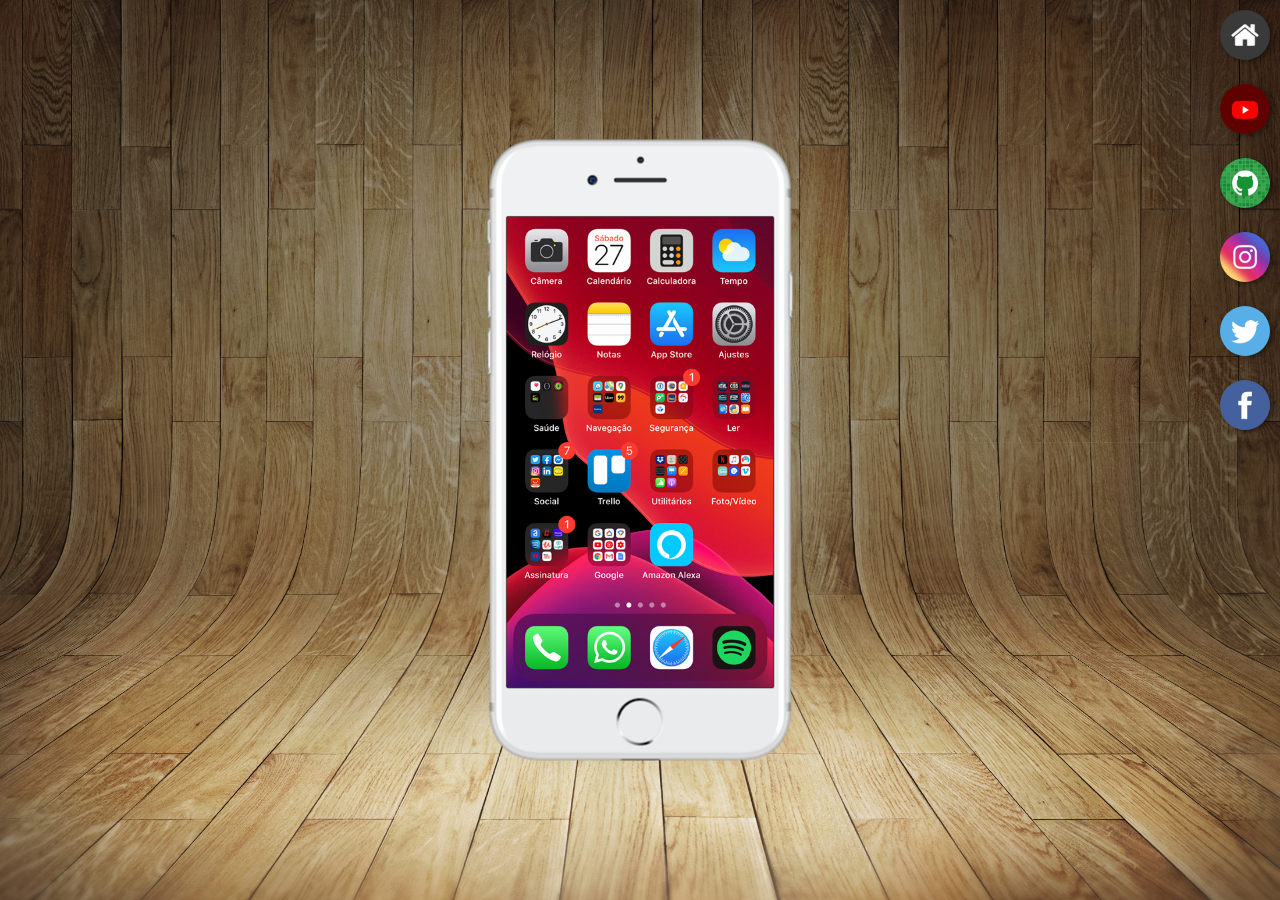
<file: index.html>
<!doctype html>
<html lang="pt-br">
  <head>
    <meta charset="UTF-8" />
    <meta name="viewport" content="width=device-width, initial-scale=1.0" />
    <link rel="shortcut icon" href="favicon.ico" type="image/x-icon" />
    <link rel="stylesheet" href="estilos/style.css" />
    <title>Projeto Redes Sociais</title>
  </head>
  <body>
    <main>
      <section id="telefone">
        <iframe src="home.html" name="tela" id="tela" frameborder="0">
          Seu navegador não é compatível com isso.
        </iframe>
      </section>
      <section id="redes-sociais">
        <a href="home.html" target="tela">
          <img src="imagens/logo-home.jpg" alt="home"
        /></a>
        <br />
        <a href="youtube.html" target="tela"
          ><img src="imagens/logo-youtube.jpg" /></a
        ><br />
        <a href="github.html" target="tela"
          ><img src="imagens/logo-github.jpg" /></a
        ><br />
        <a href="instagram.html" target="tela"
          ><img src="imagens/logo-instagram.jpg" /></a
        ><br />
        <a href="x.html" target="tela"><img src="imagens/logo-x.jpg" /></a
        ><br />
        <a href="facebook.html" target="tela"
          ><img src="imagens/logo-facebook.jpg"
        /></a>
      </section>
    </main>
  </body>
</html>
</file>
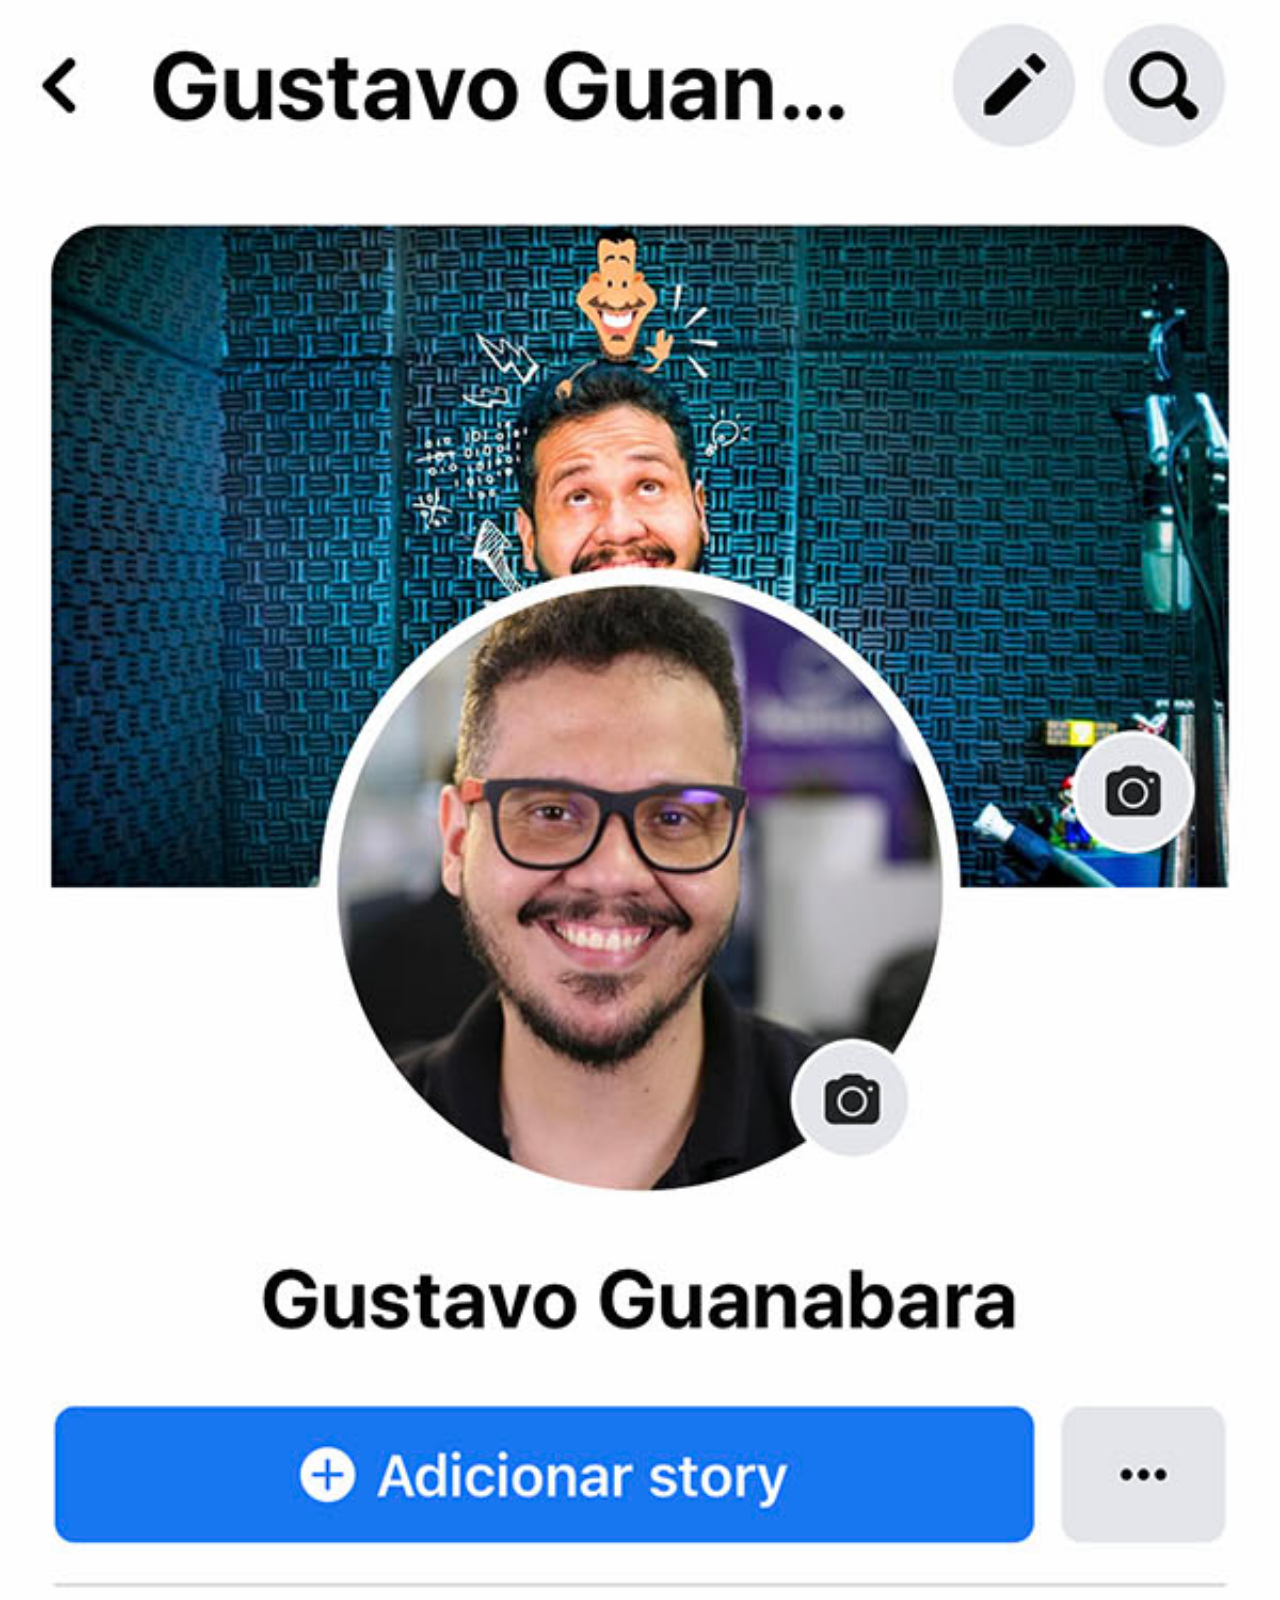
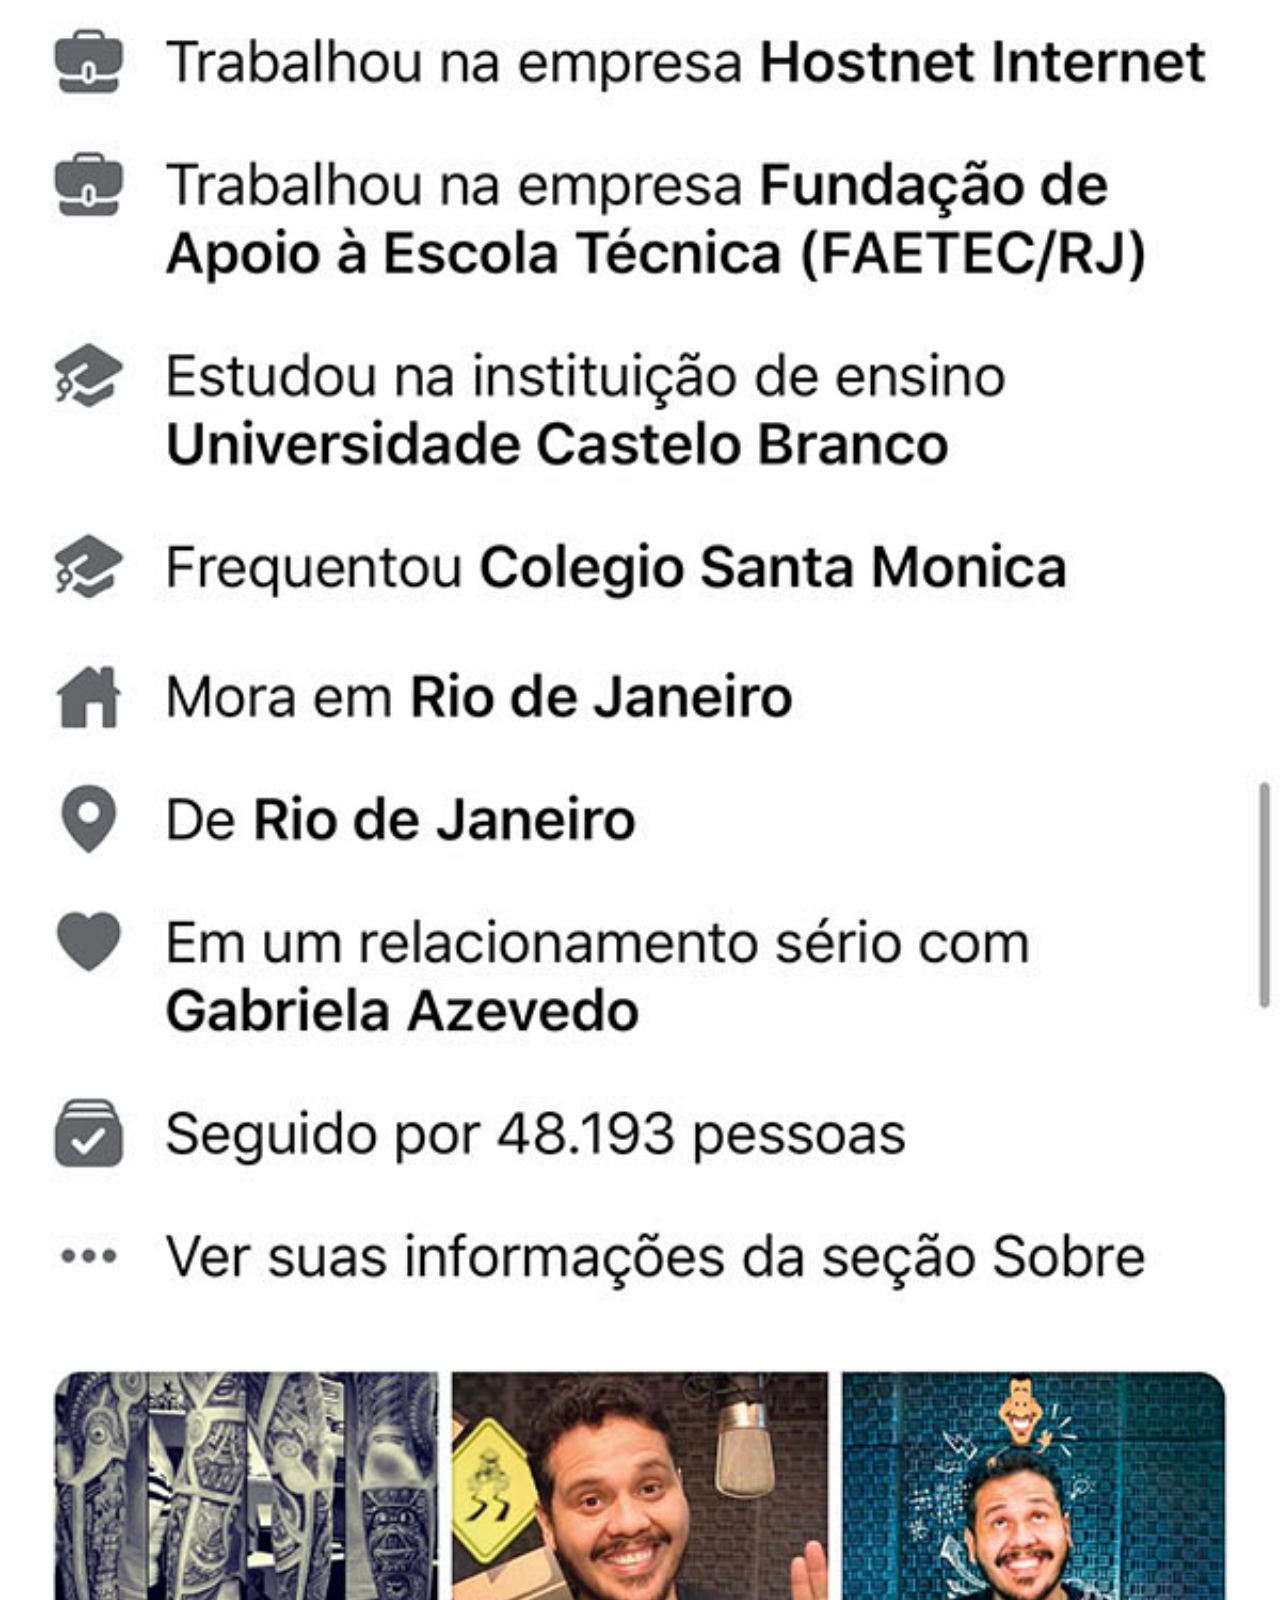
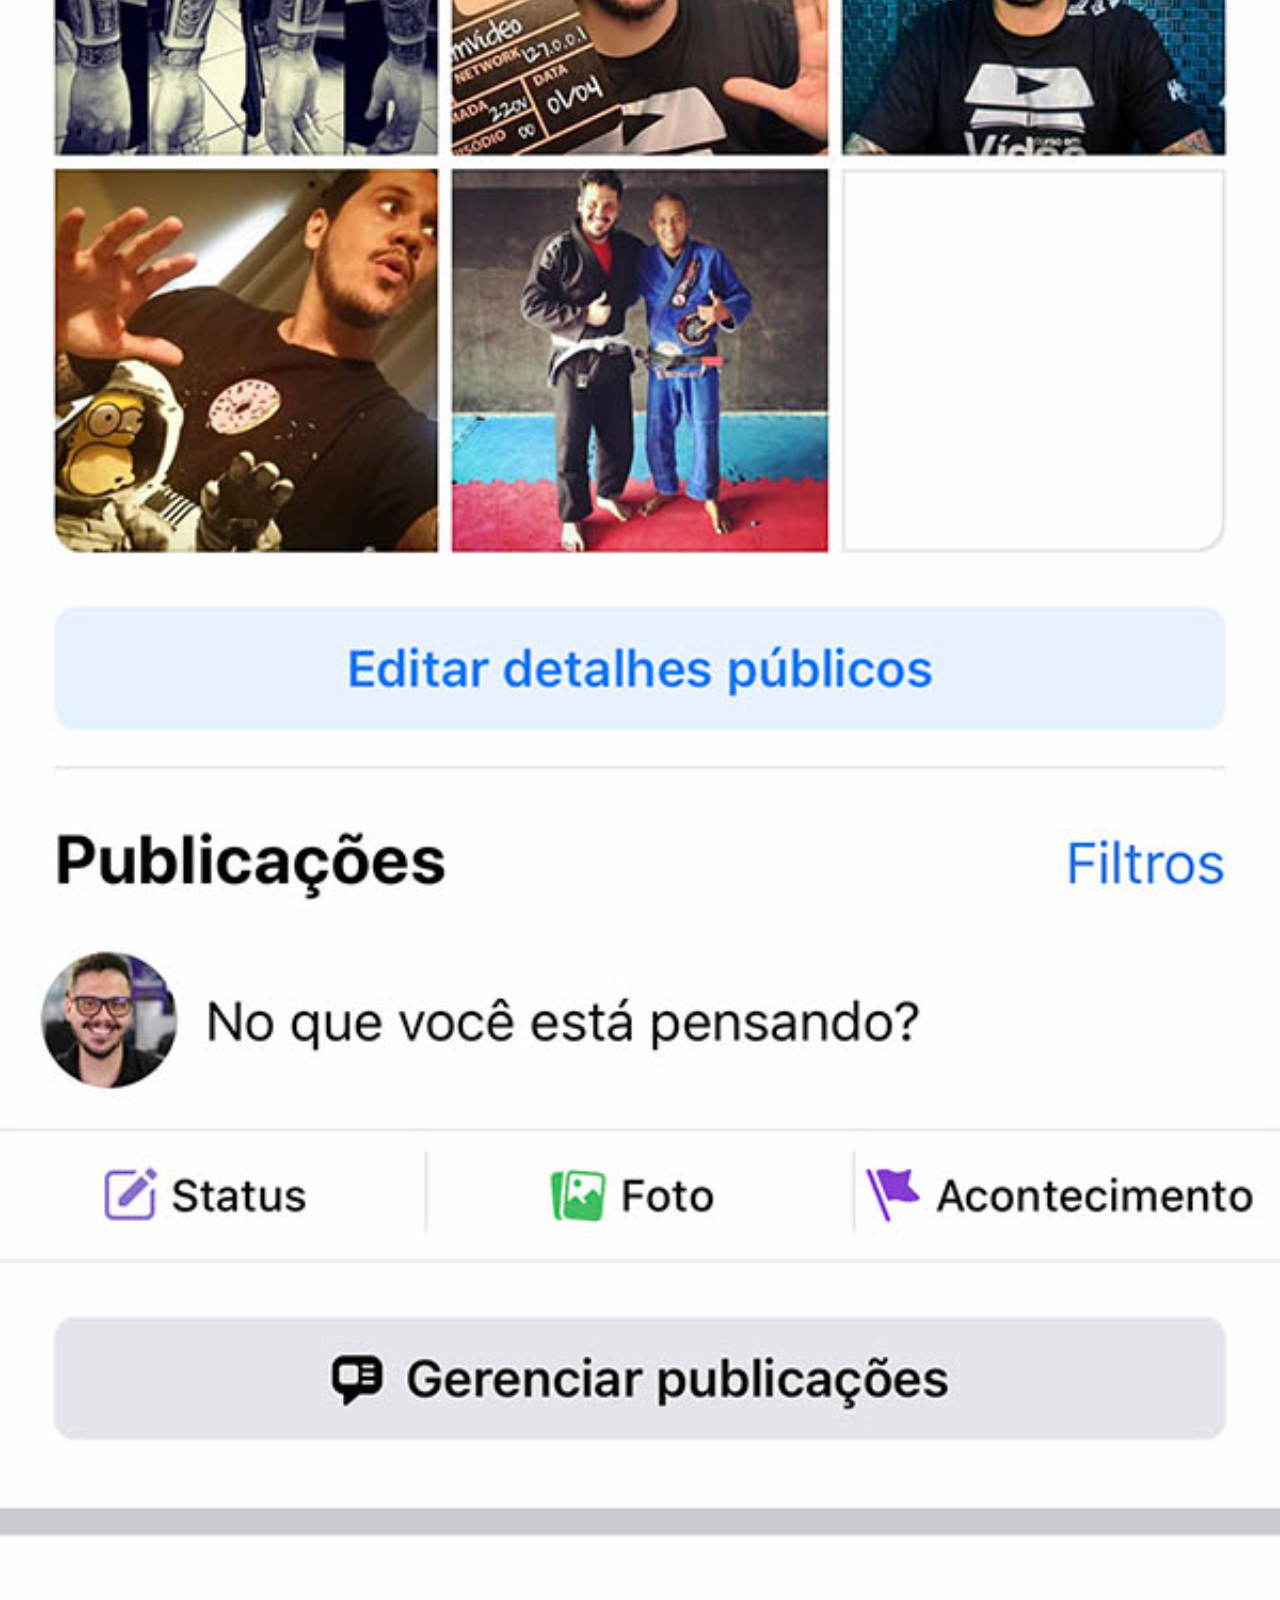
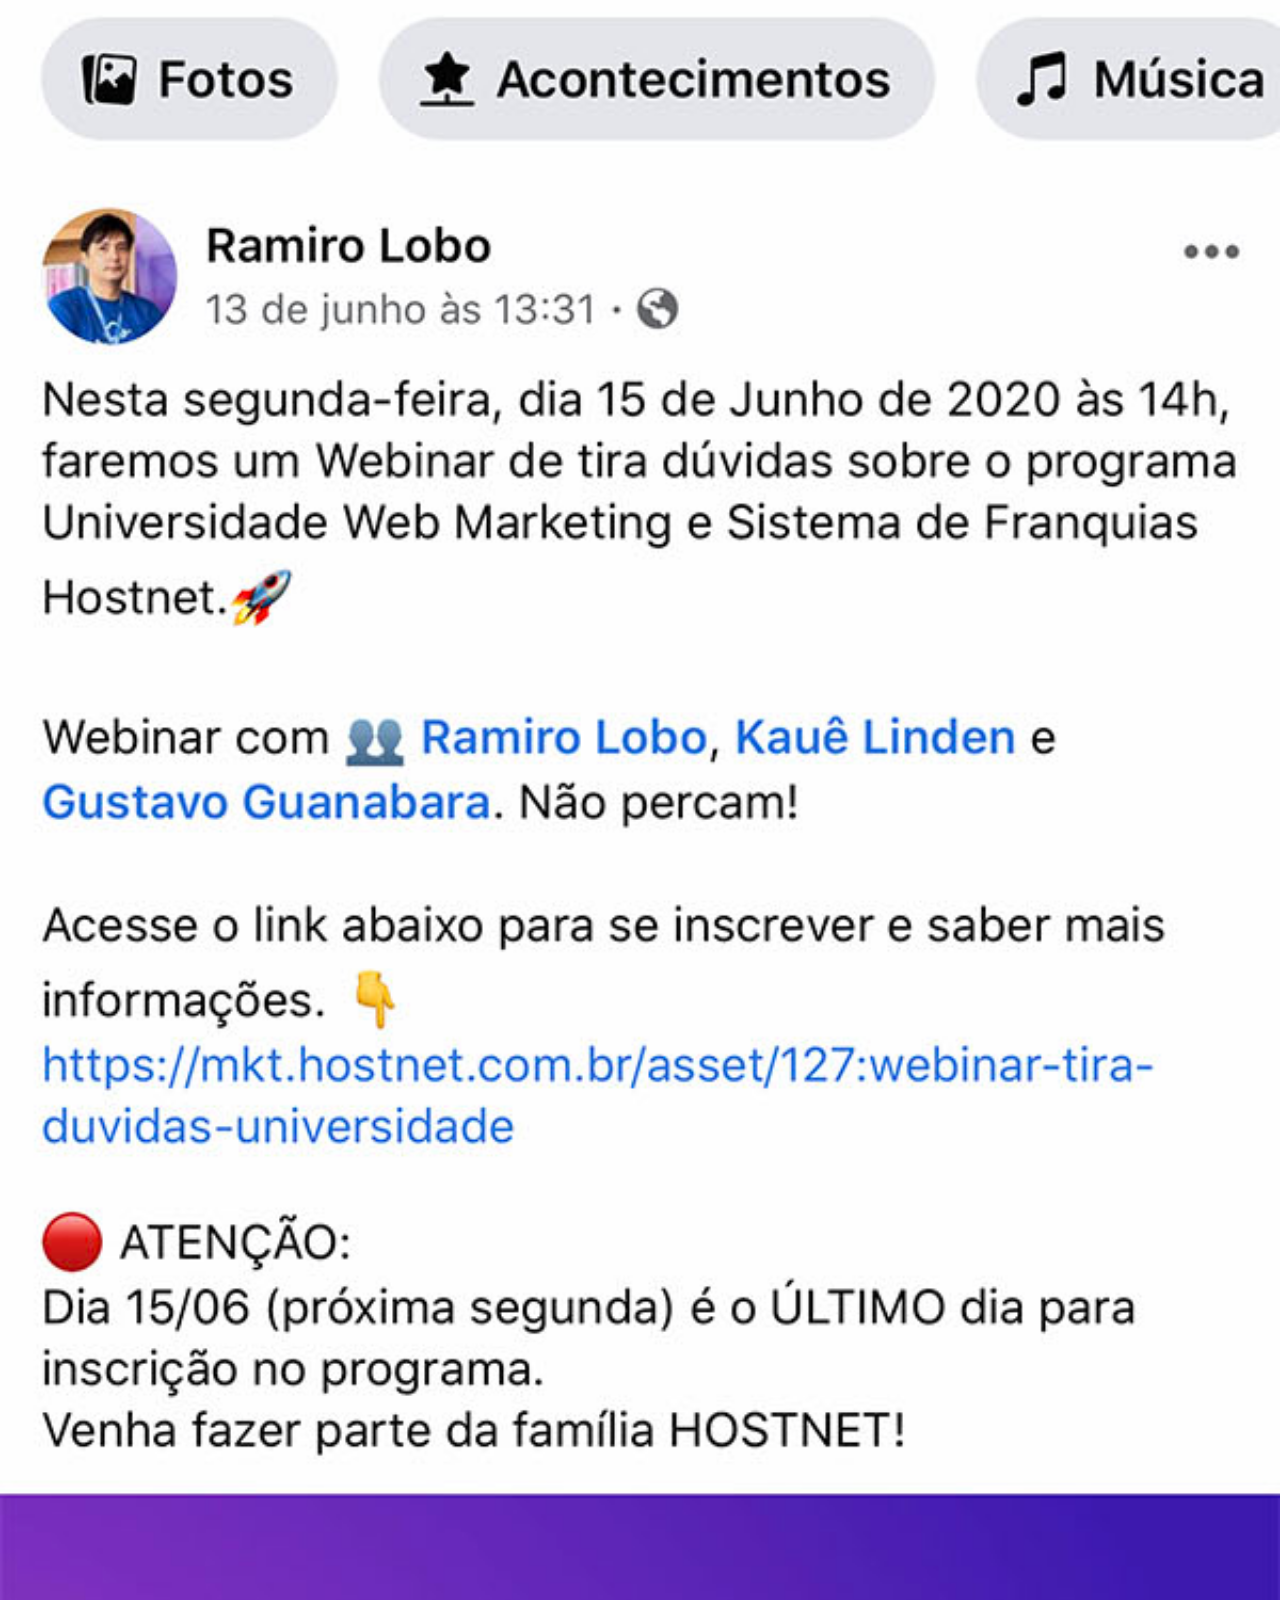
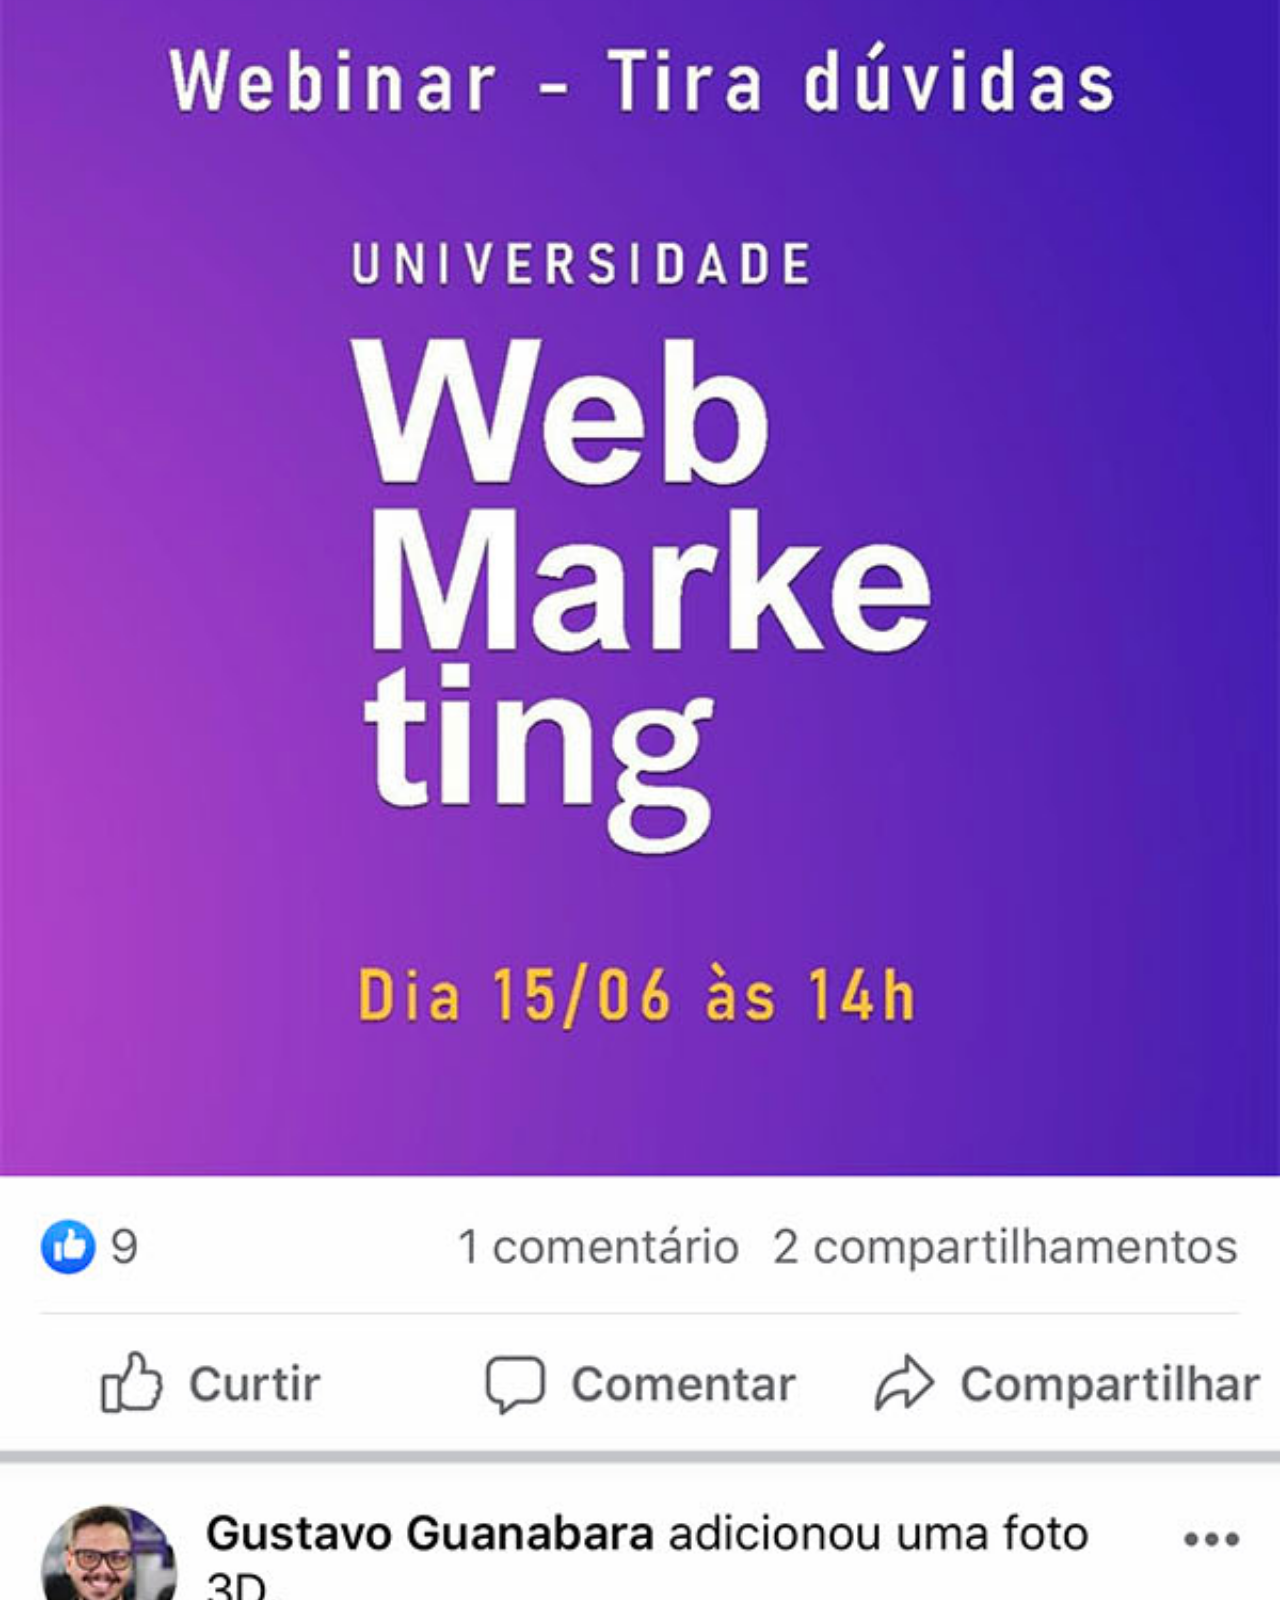
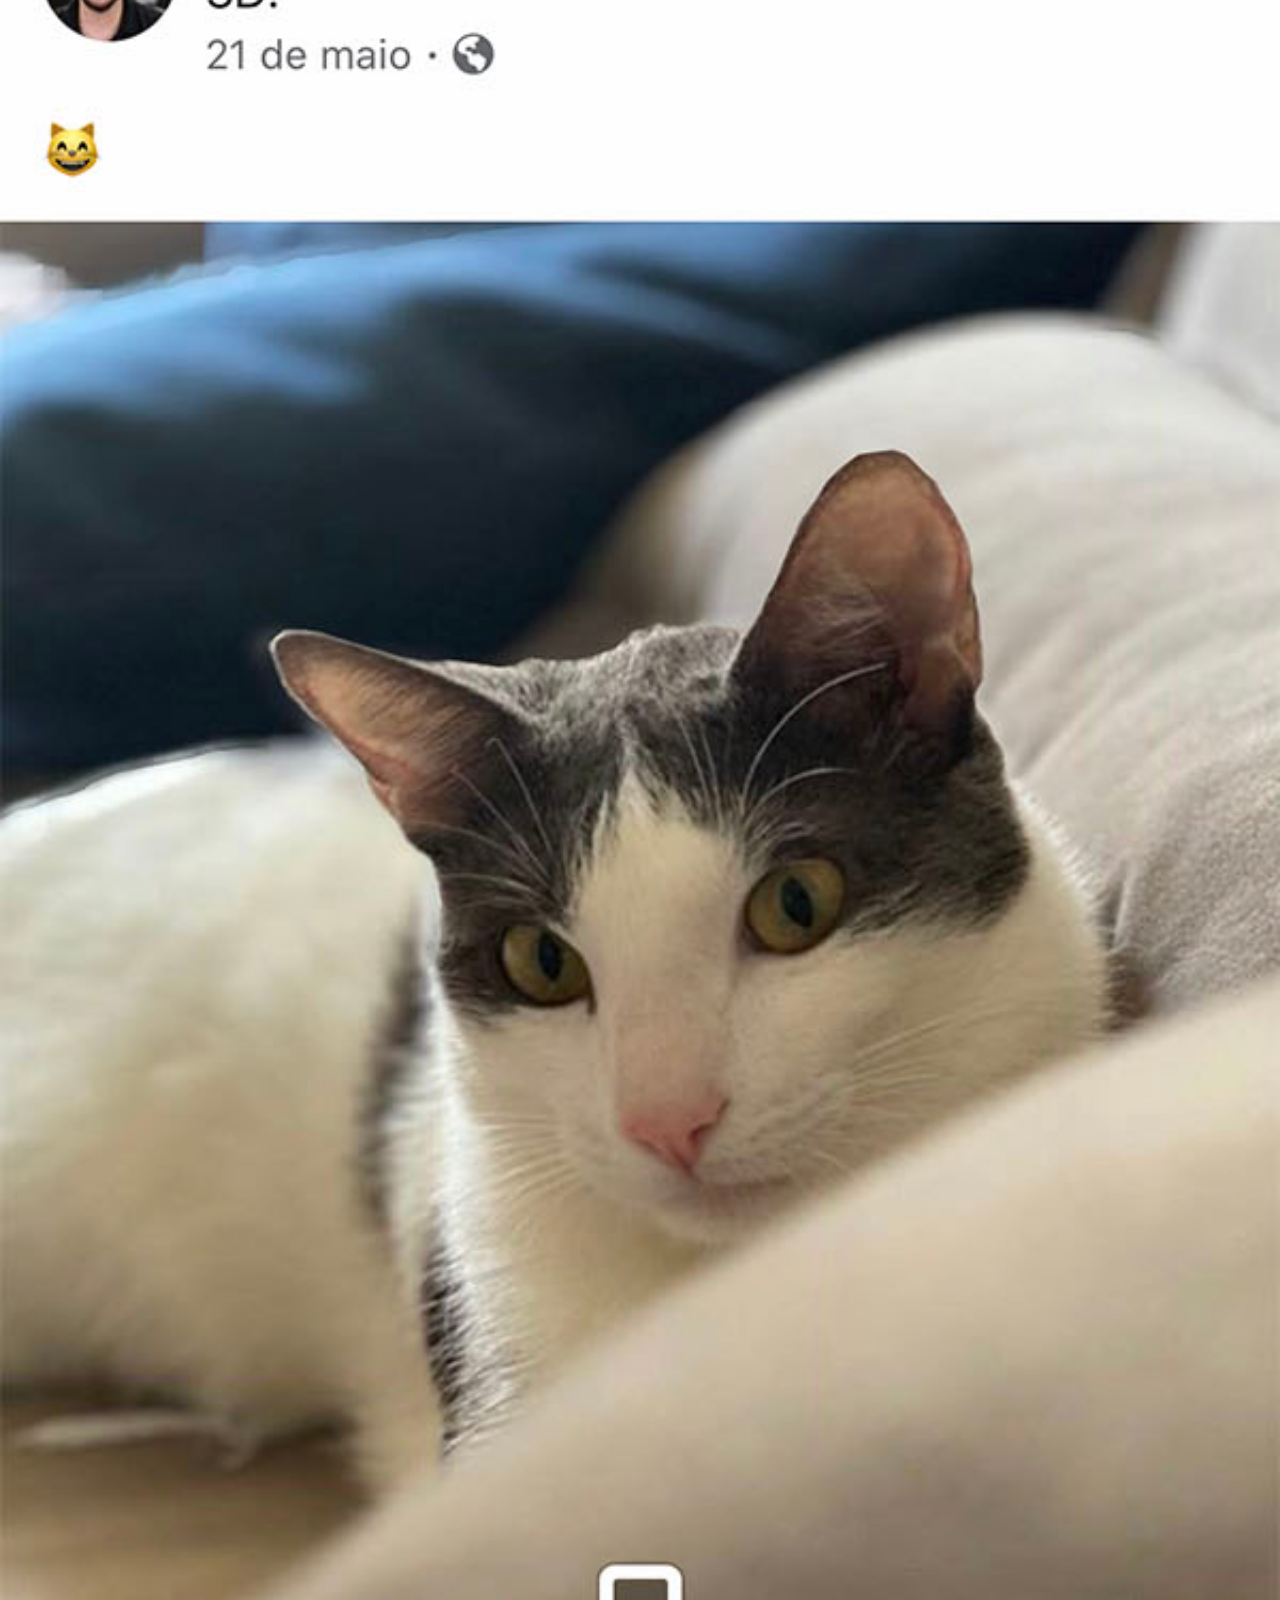
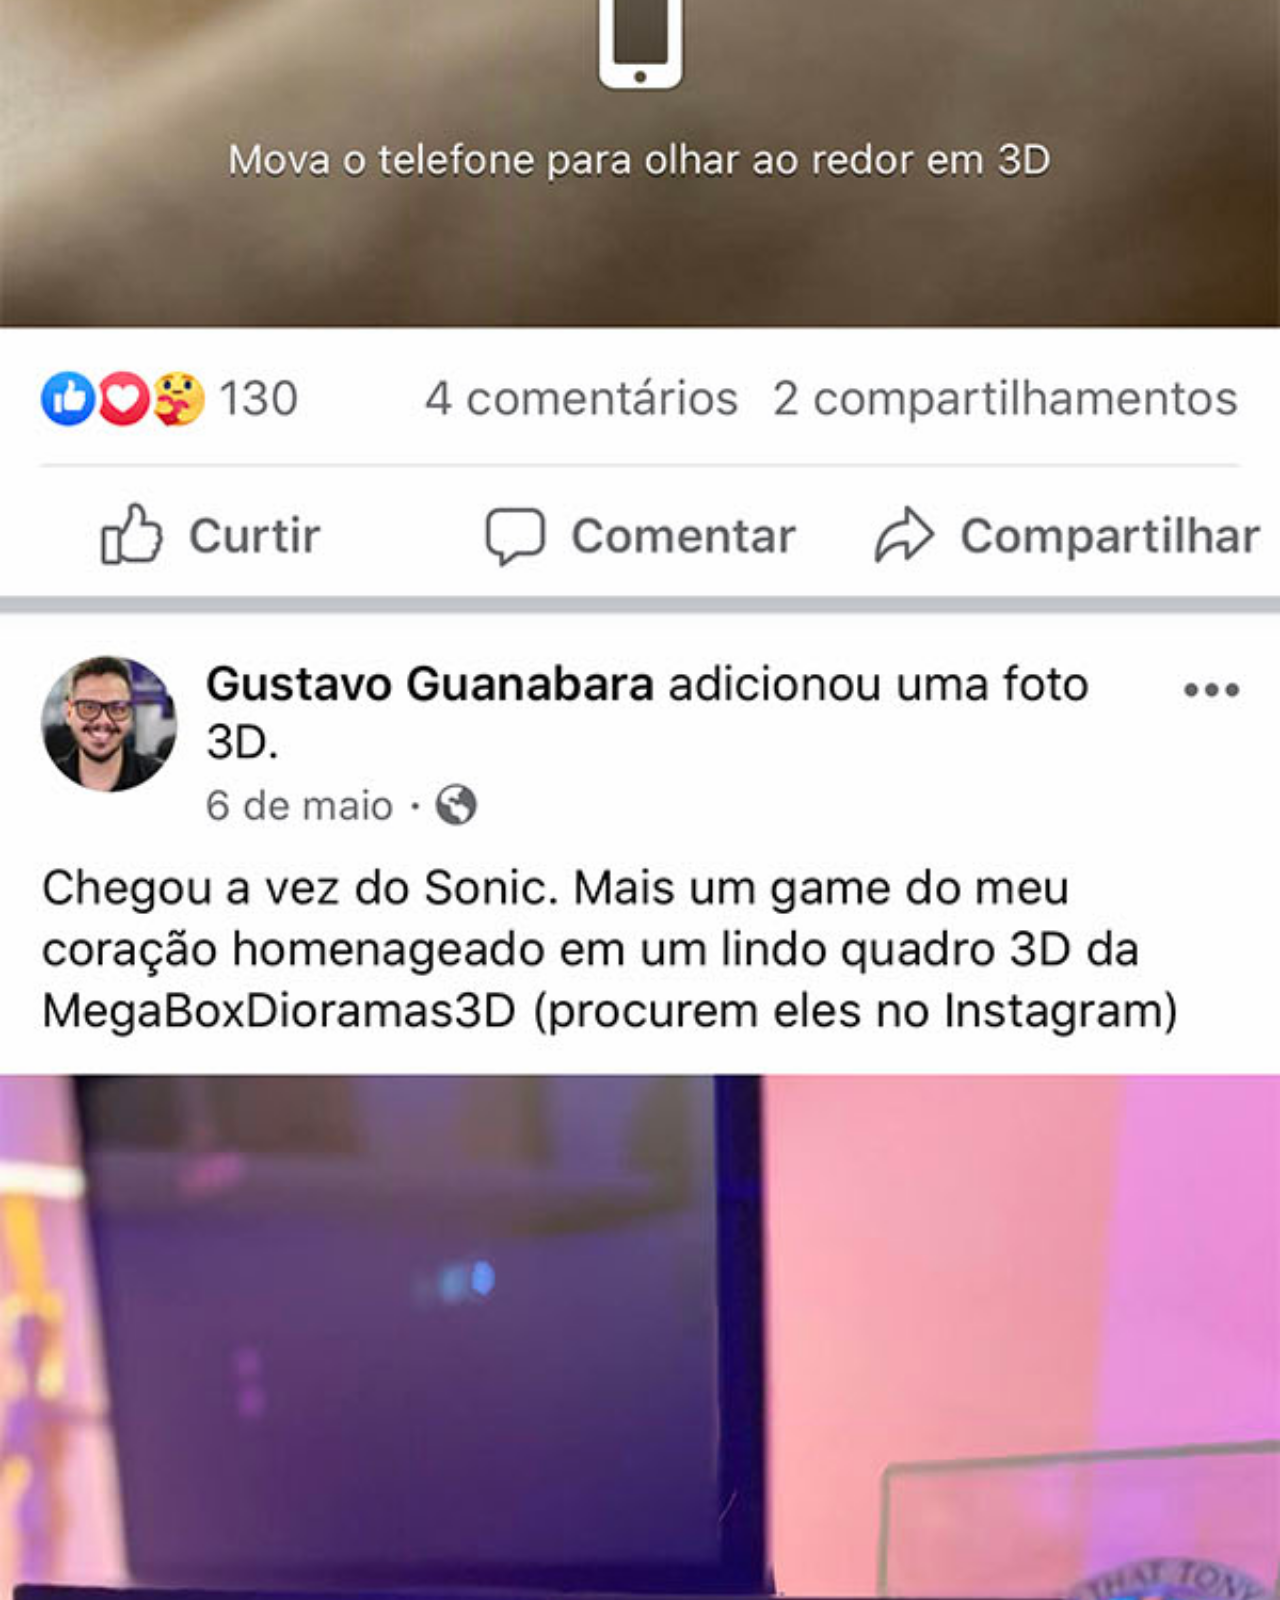
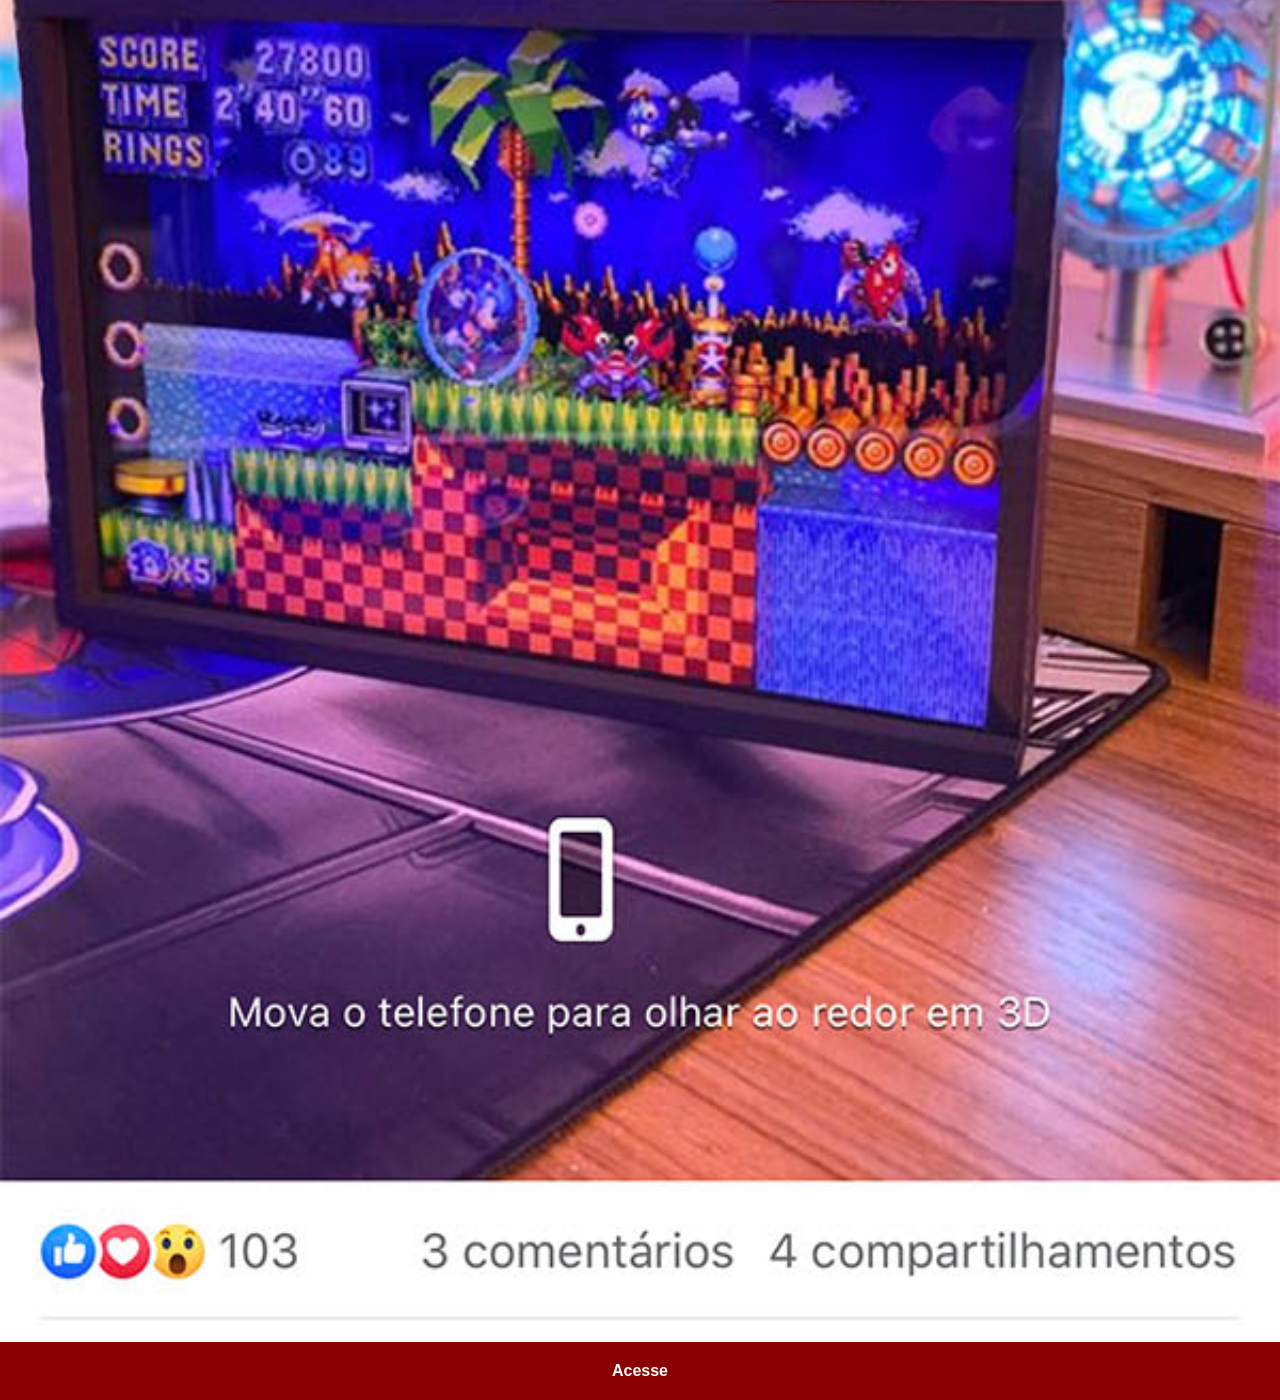
<file: facebook.html>
<!doctype html>
<html lang="pt-br">
  <head>
    <meta charset="UTF-8" />
    <meta name="viewport" content="width=device-width, initial-scale=1.0" />
    <title>Facebook</title>
    <link rel="stylesheet" href="estilos/social.css" />
  </head>
  <body>
    <img src="imagens/tela-facebook.jpg" alt="Facebook" />
    <a href="https://www.facebook.com/gustavoguanabara" target="_blank"
      >Acesse</a
    >
  </body>
</html>
</file>
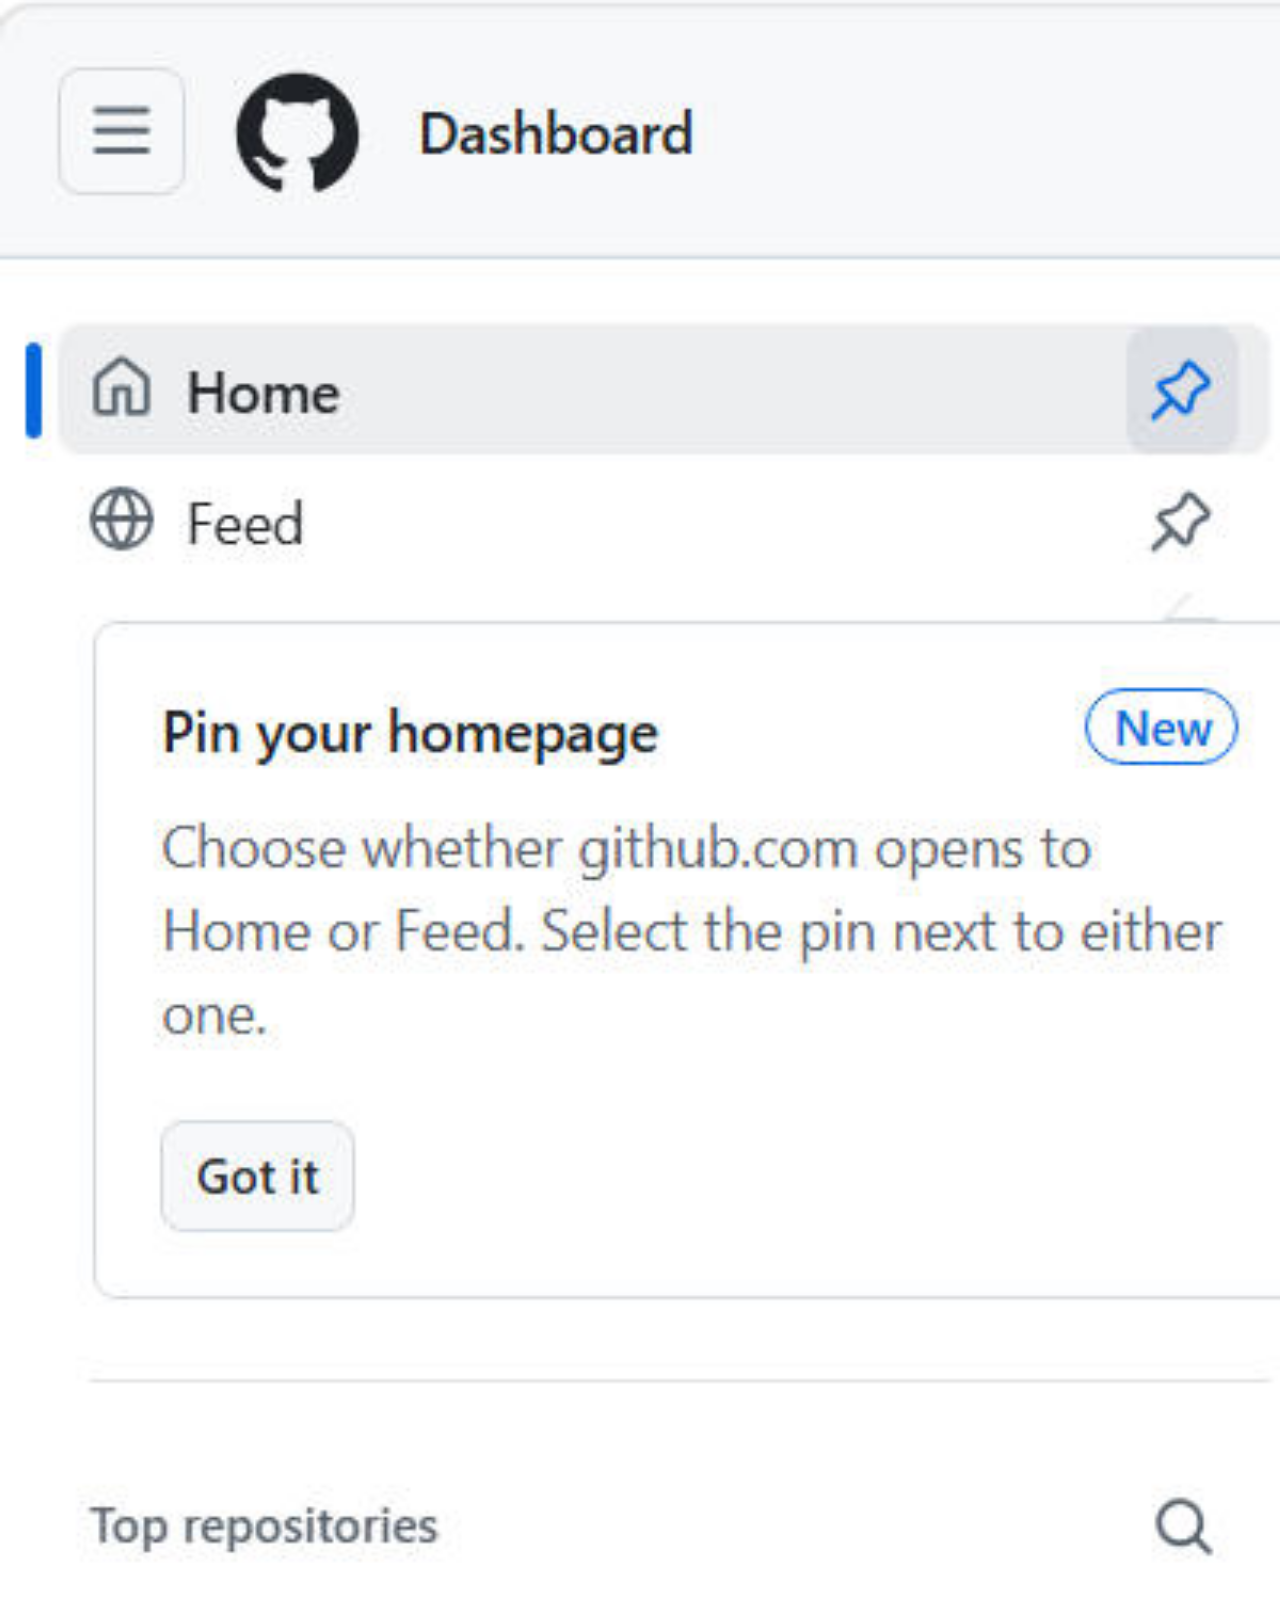
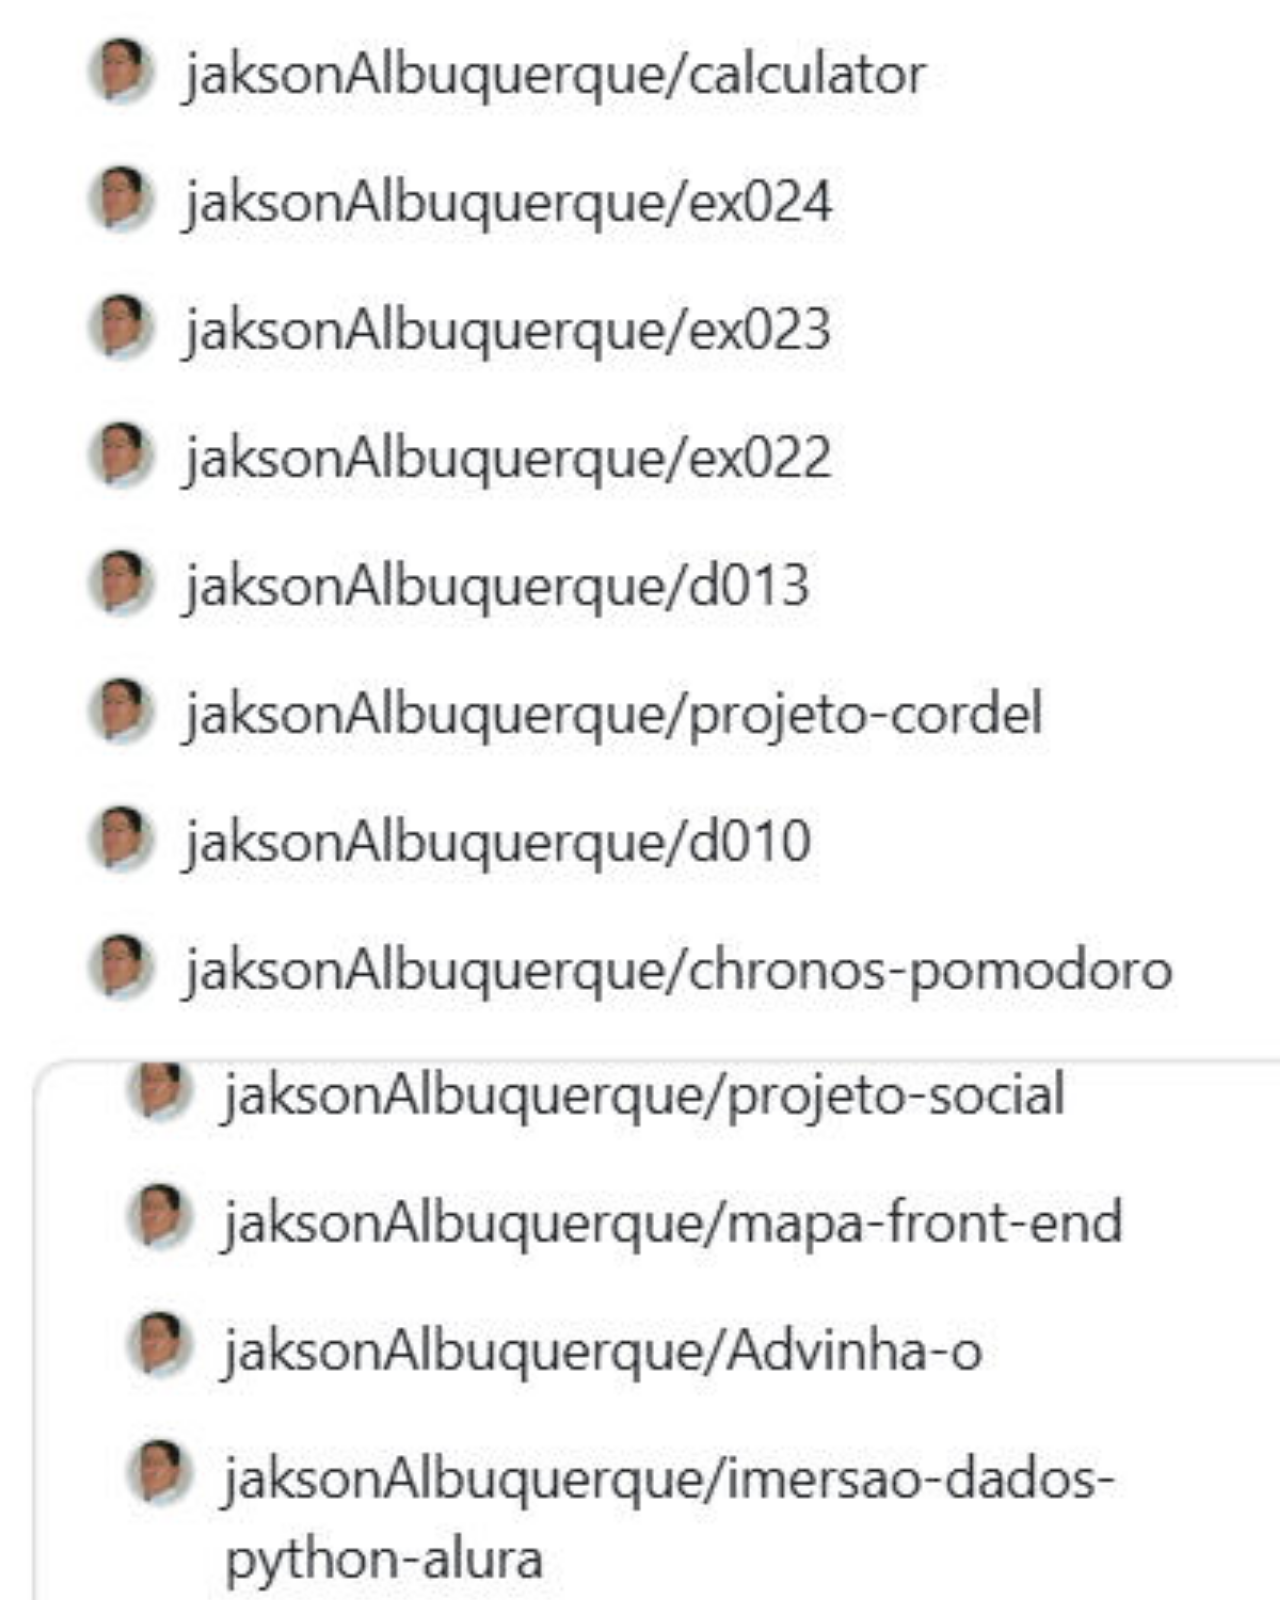
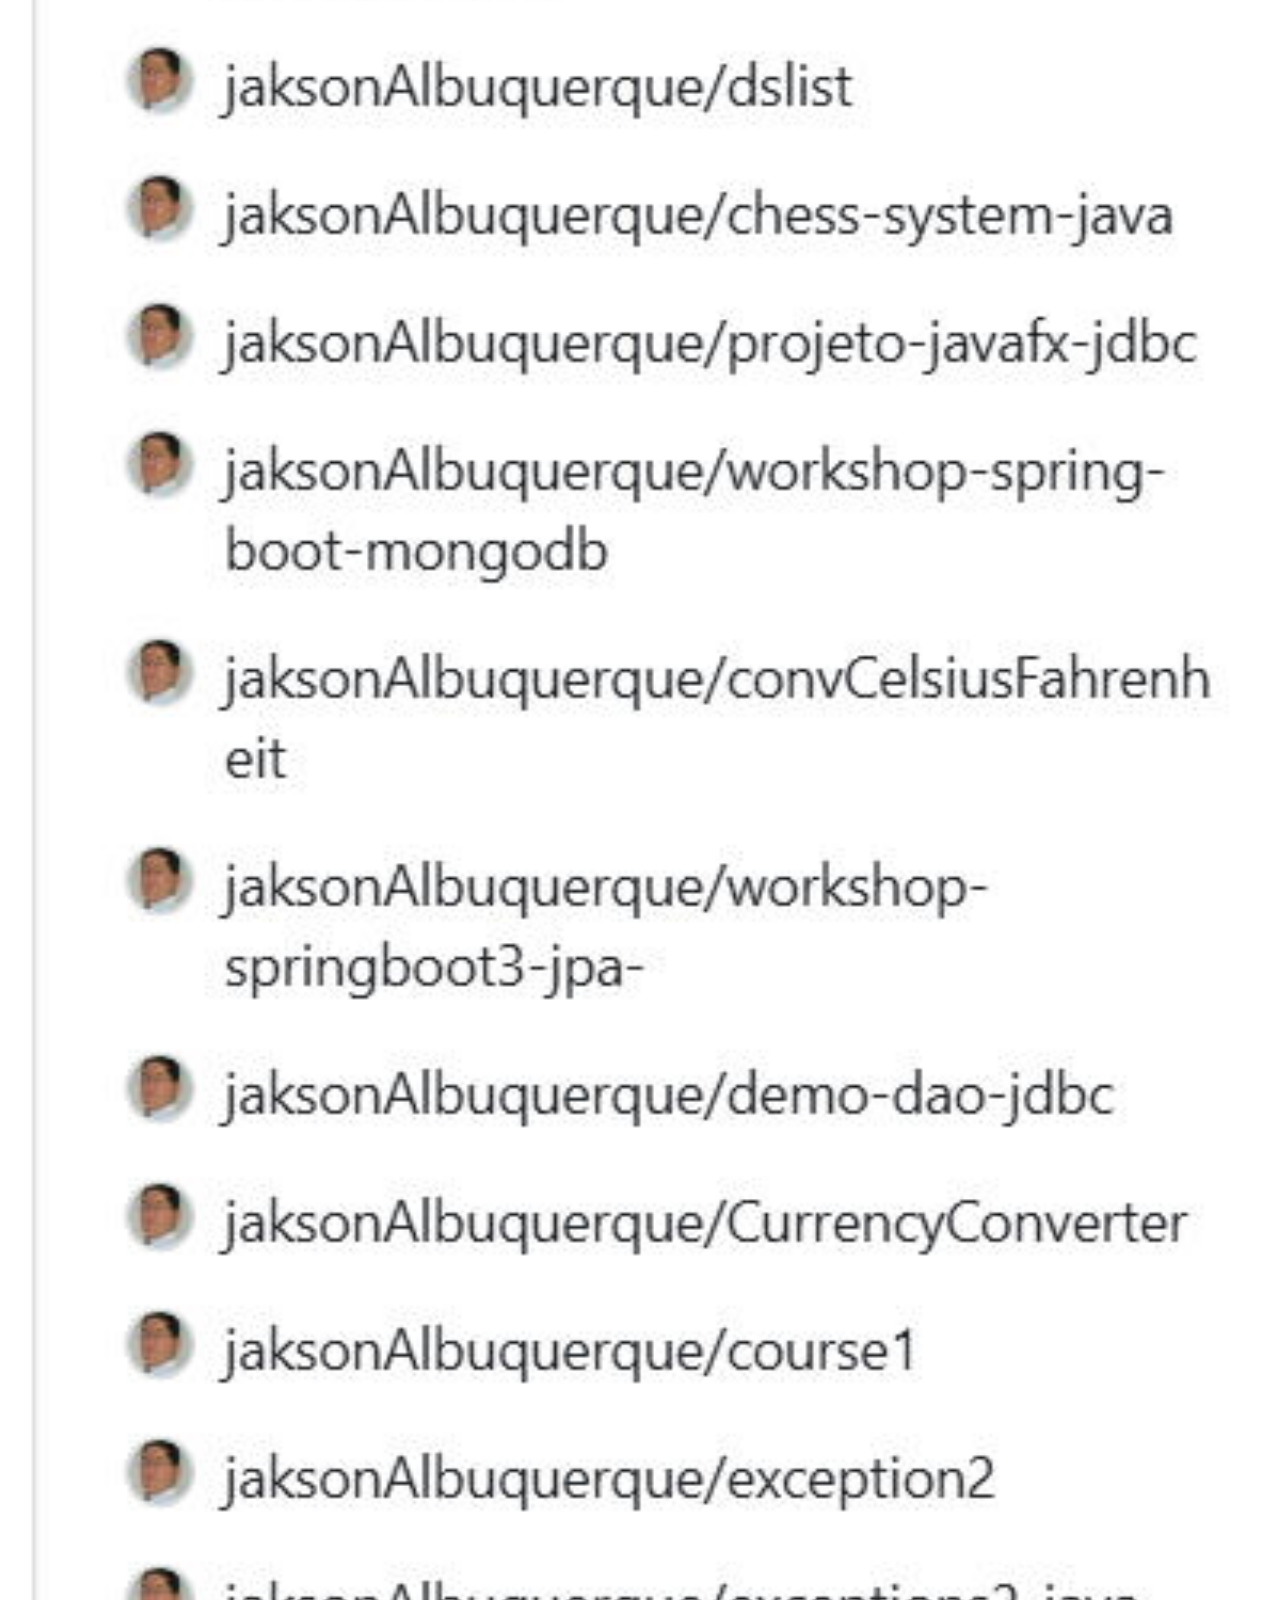
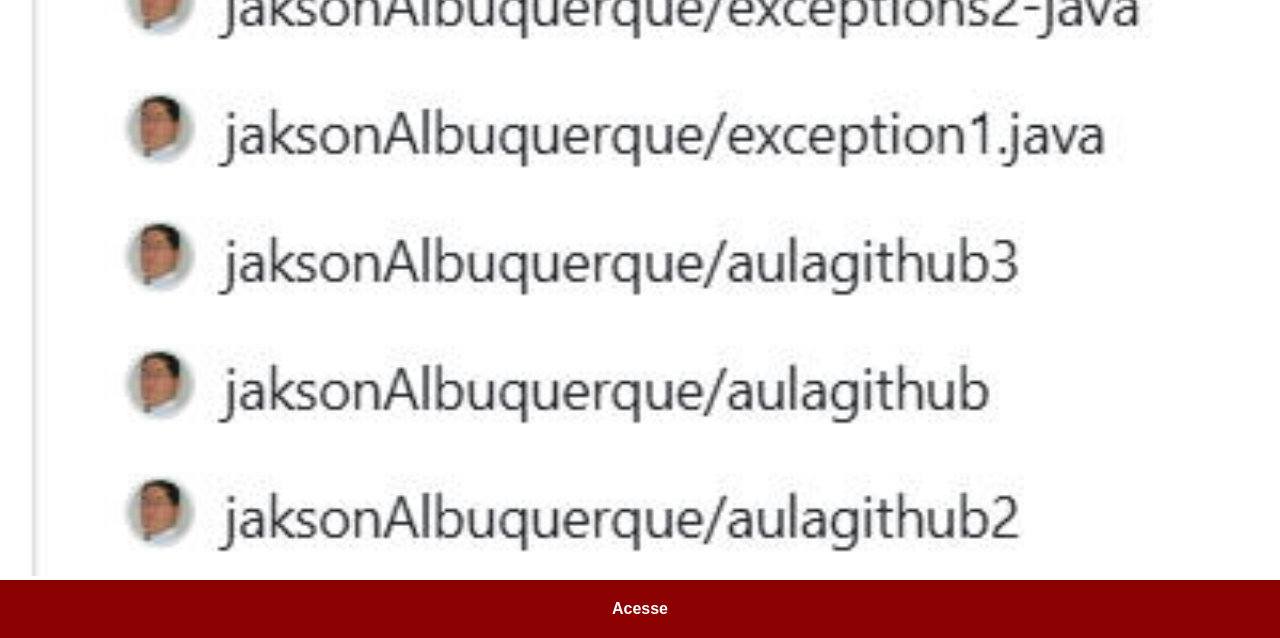
<file: github.html>
<!doctype html>
<html lang="pt-br">
  <head>
    <meta charset="UTF-8" />
    <meta name="viewport" content="width=device-width, initial-scale=1.0" />
    <title>GitHub</title>
    <link rel="stylesheet" href="estilos/social.css" />
  </head>
  <body>
    <img src="imagens/tela-github.jpg" alt="GitHub" />
    <a href="https://github.com/jaksonAlbuquerque" target="_blank">Acesse</a>
  </body>
</html>
</file>
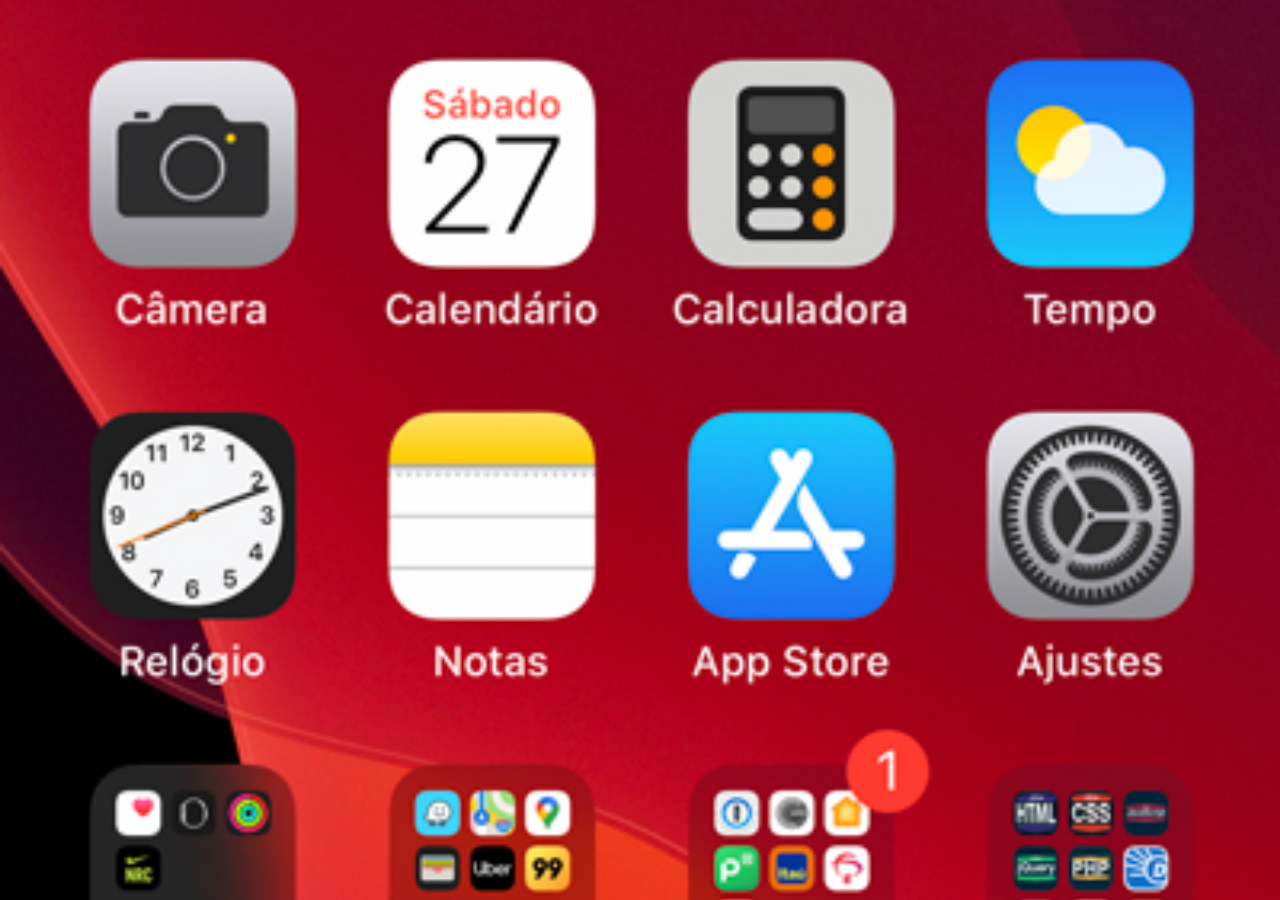
<file: home.html>
<!doctype html>
<html lang="pt-br">
  <head>
    <meta charset="UTF-8" />
    <meta name="viewport" content="width=device-width, initial-scale=1.0" />
    <title>Home</title>
  </head>
  <style>
    * {
      margin: 0px;
      padding: 0px;
    }

    body {
      width: 100vw;
      height: 100vh;
      background: black url("imagens/tela-home.jpg") no-repeat top center;
      background-size: cover;
    }
  </style>
  <body></body>
</html>
</file>
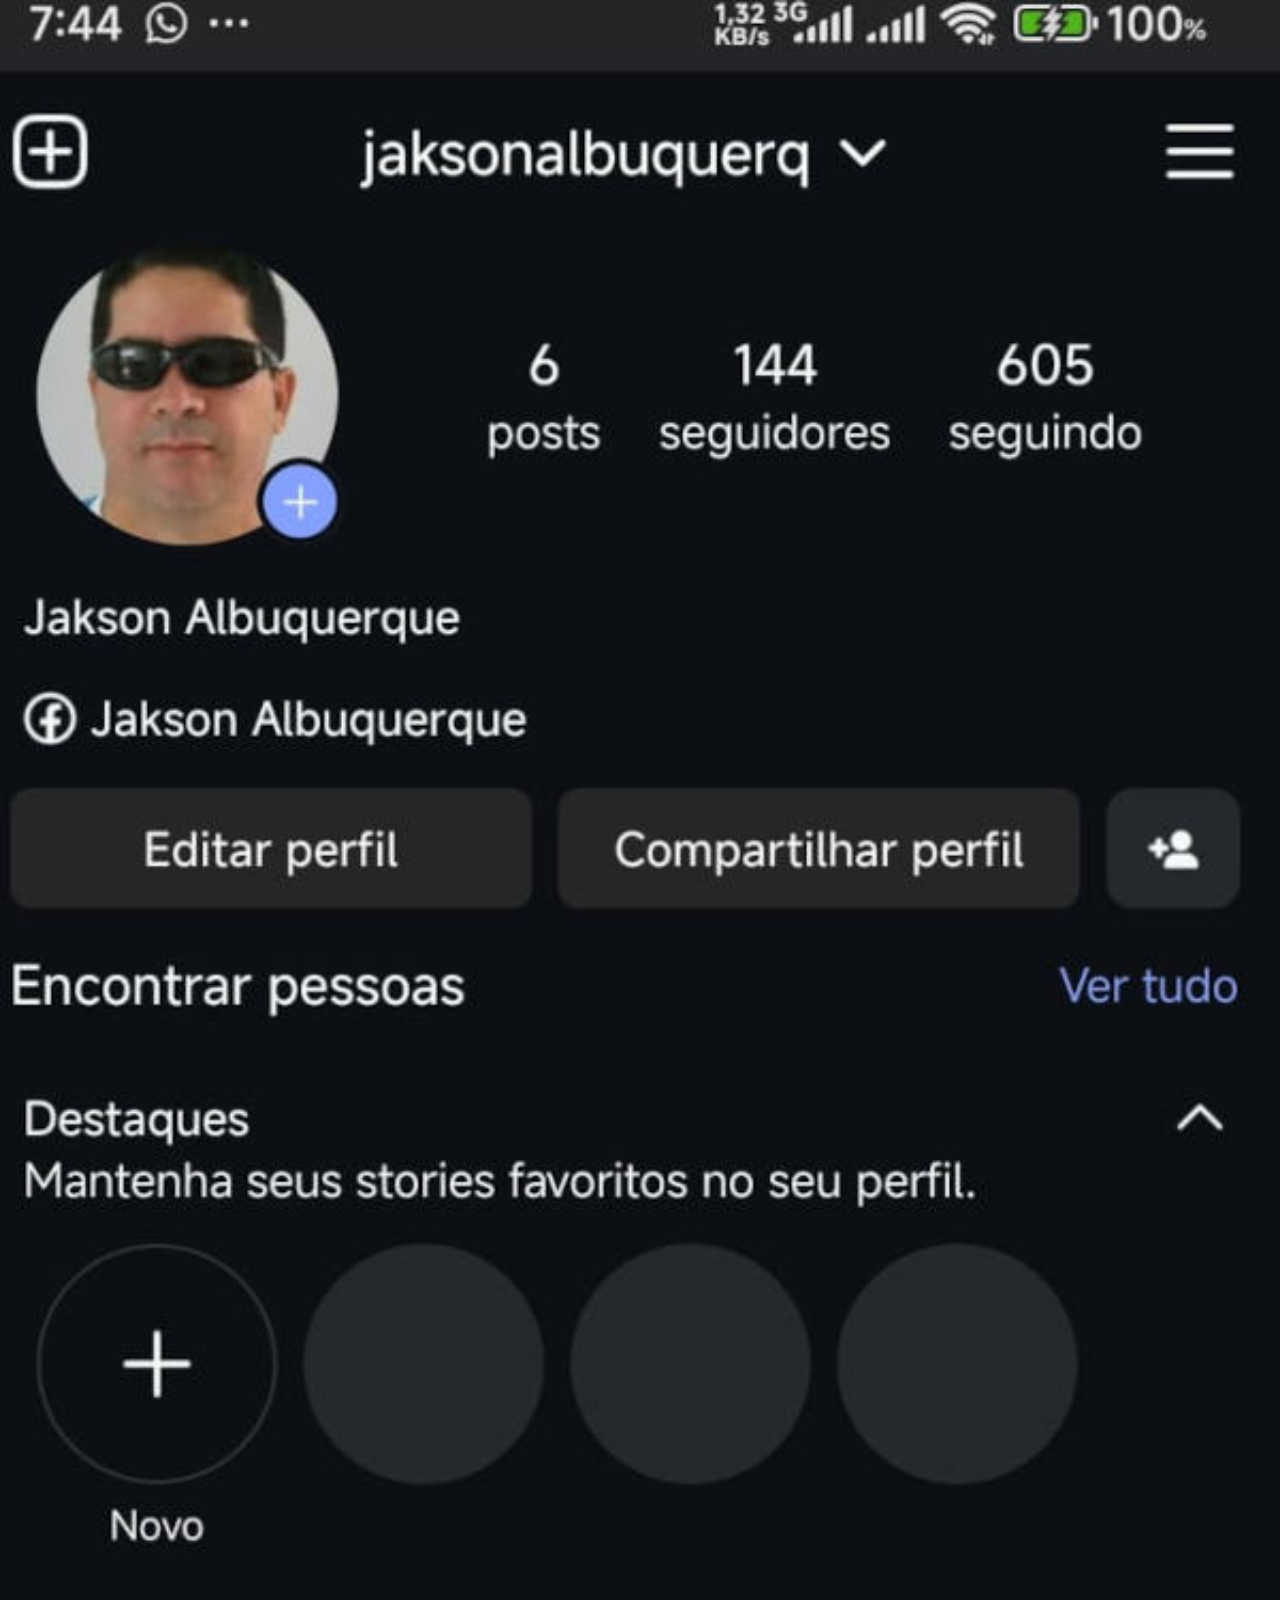
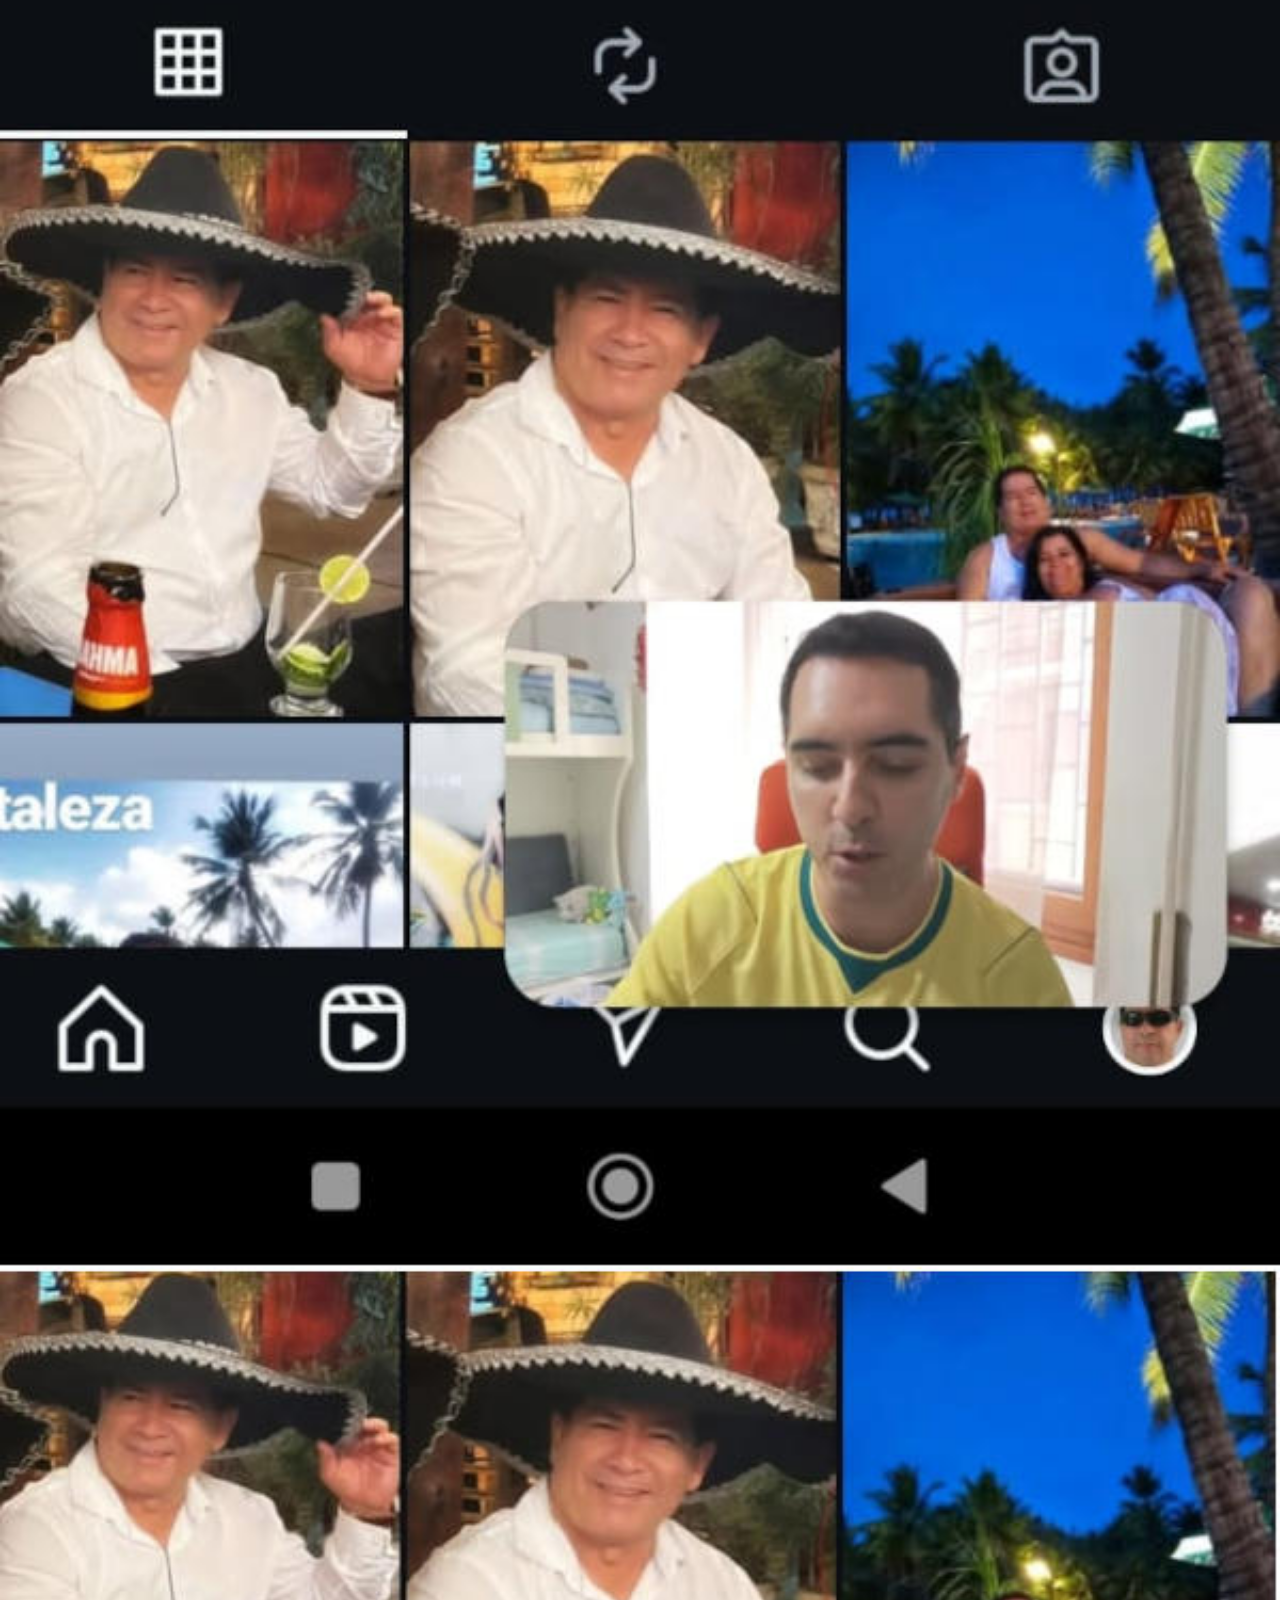
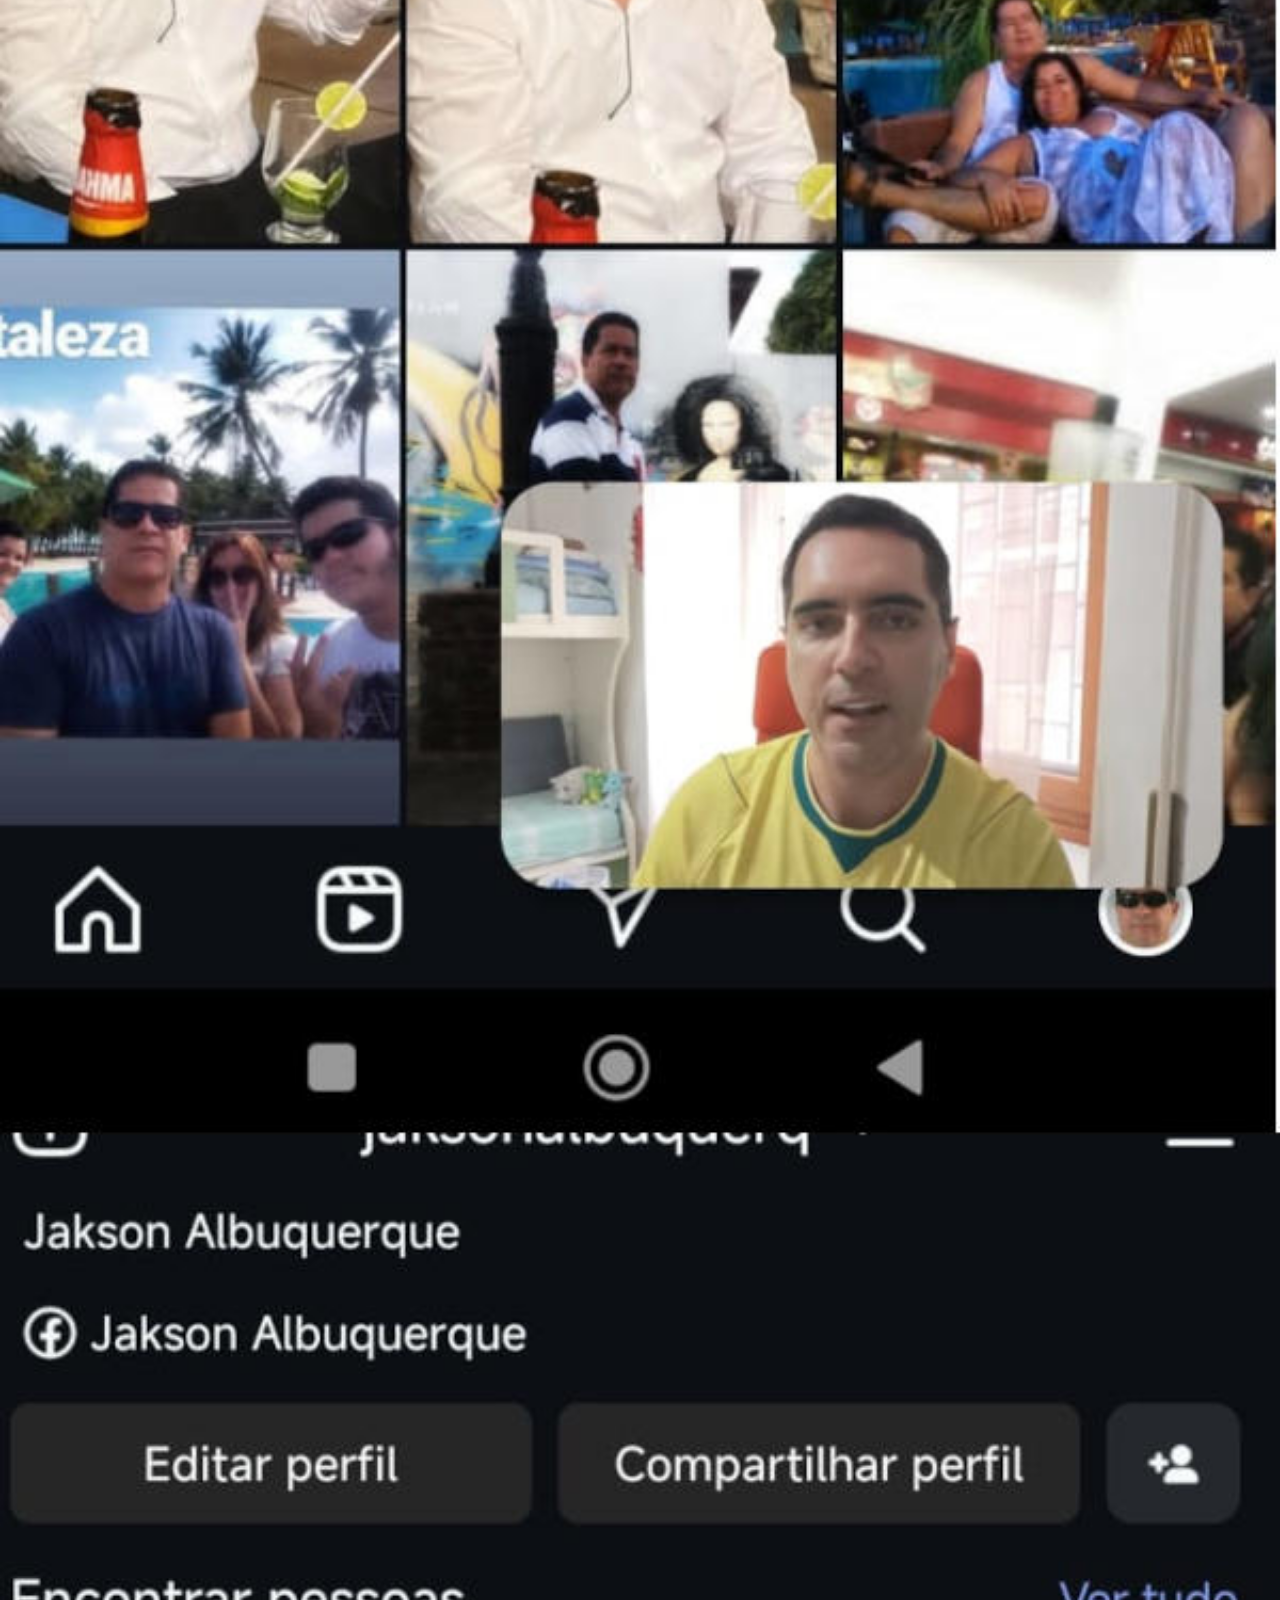
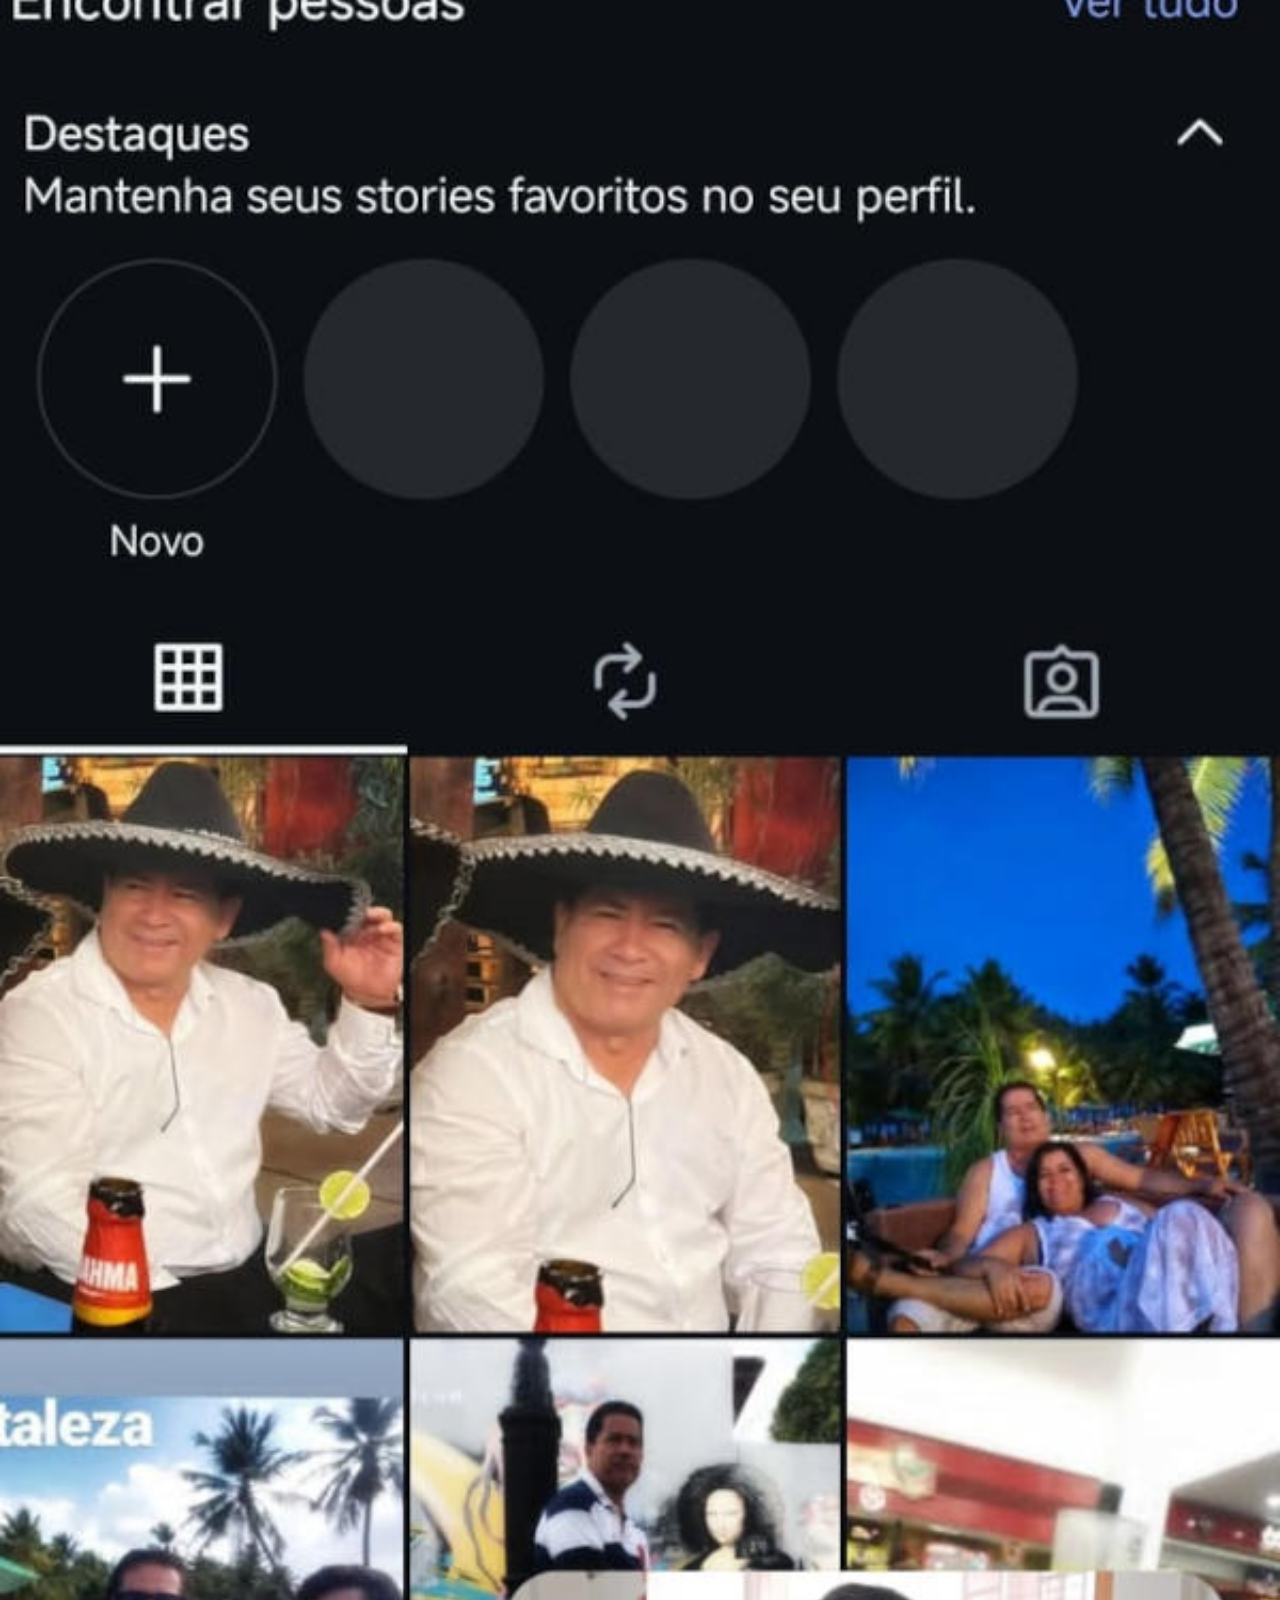
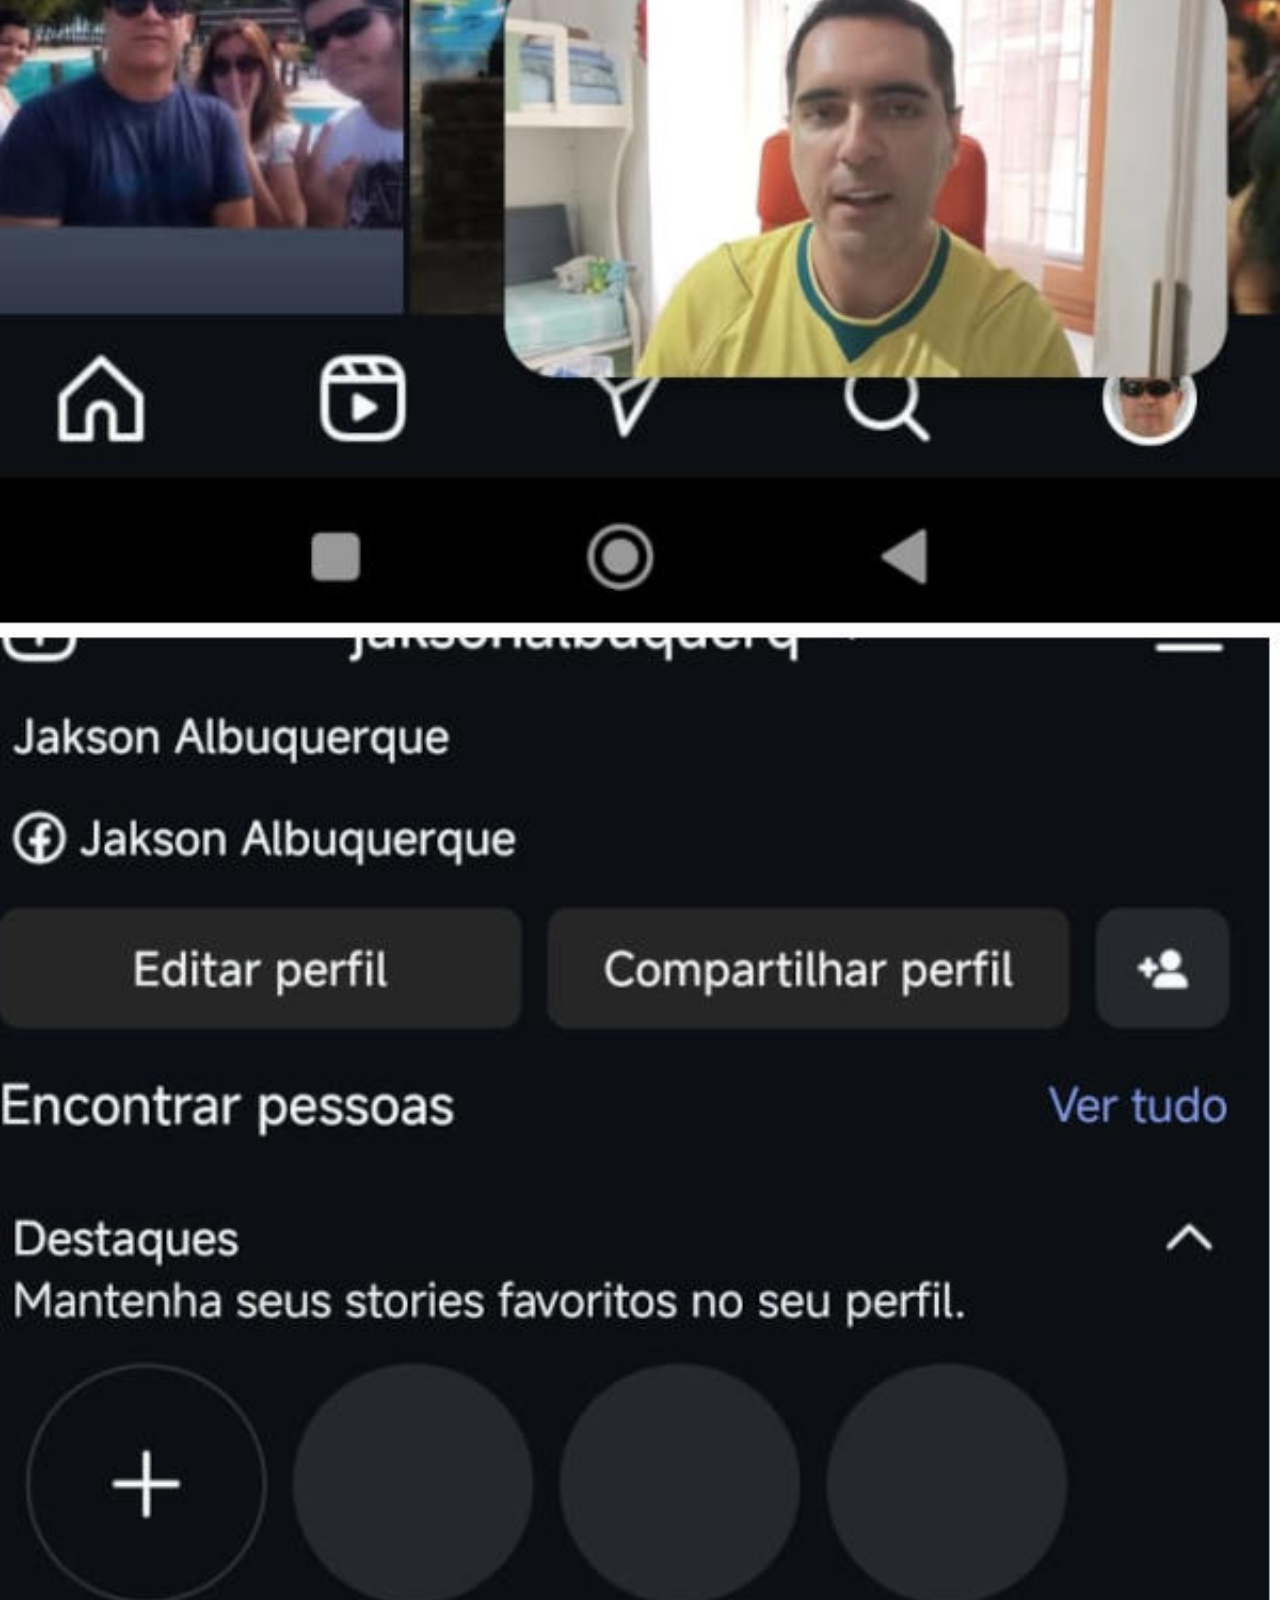
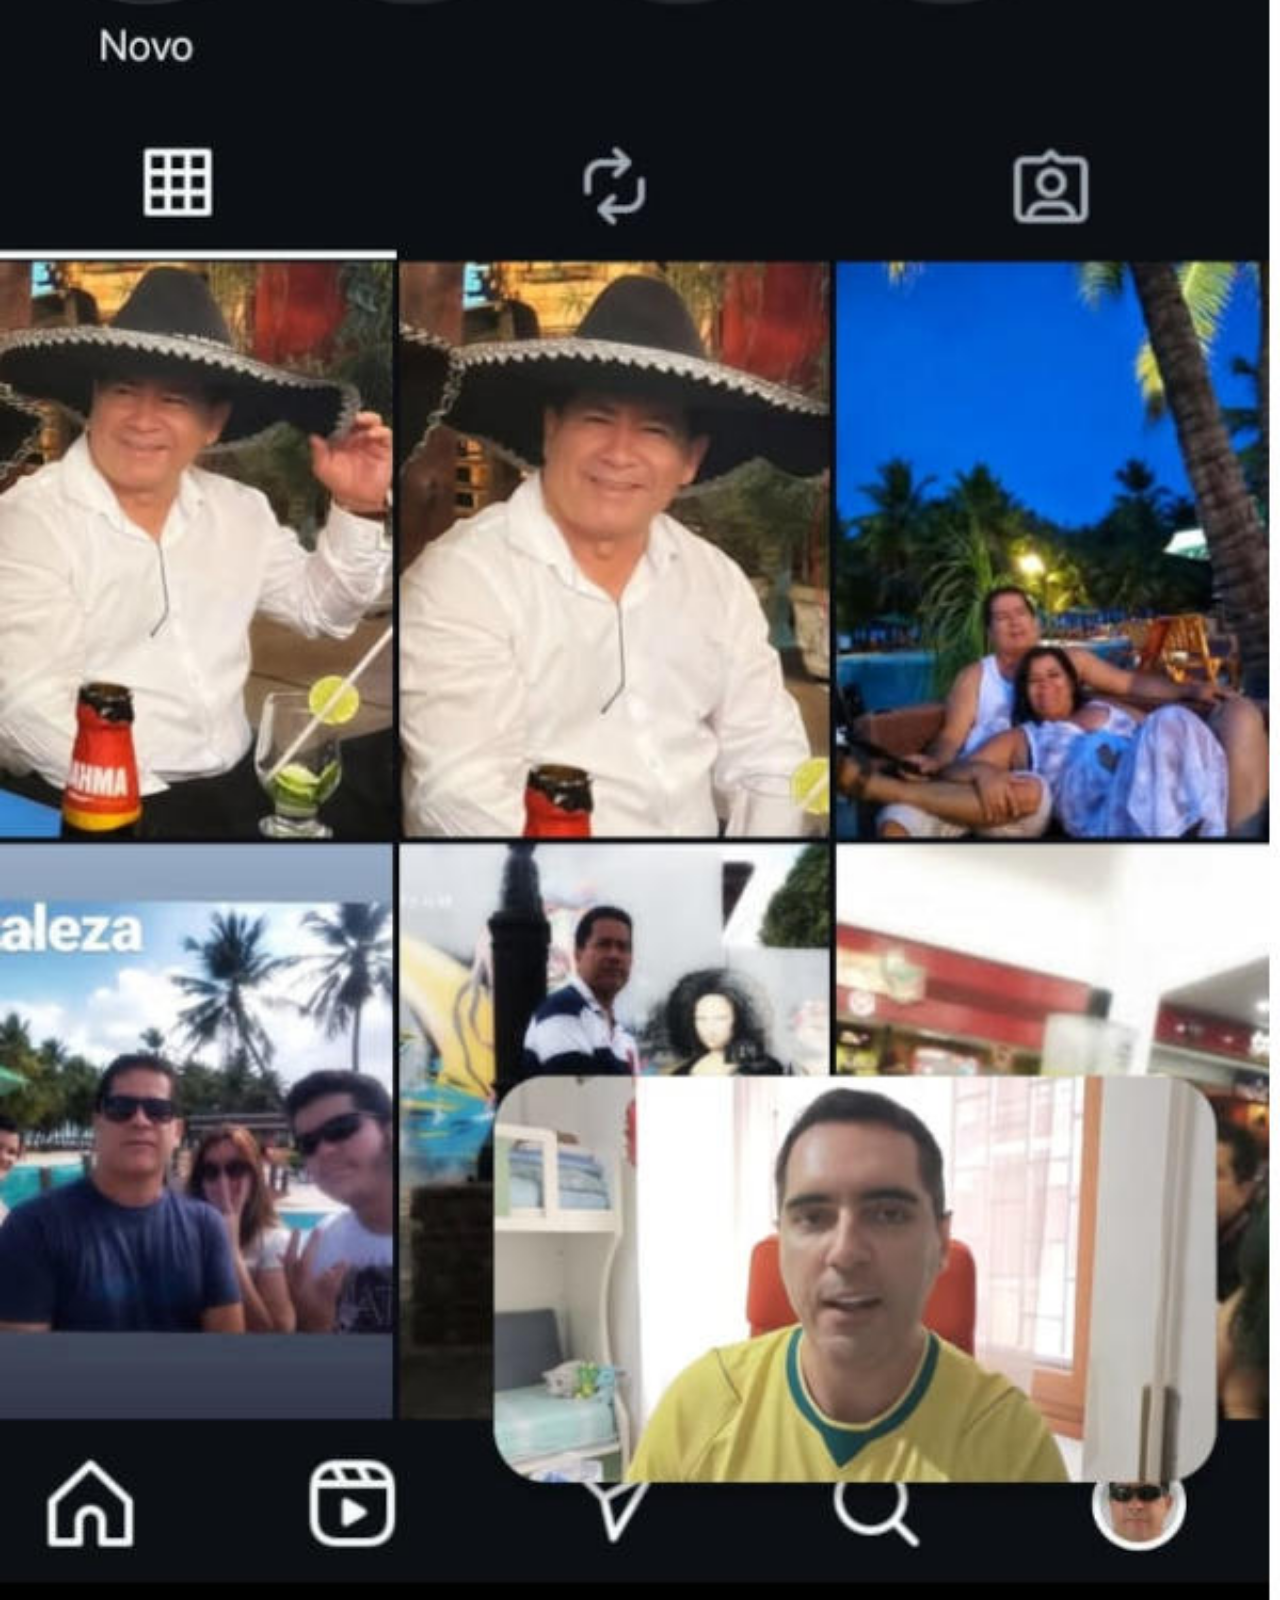
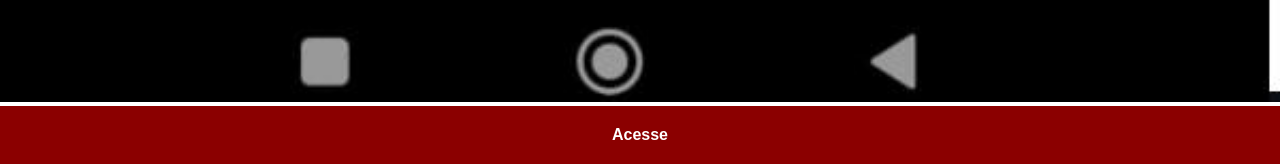
<file: instagram.html>
<!doctype html>
<html lang="pt-br">
  <head>
    <meta charset="UTF-8" />
    <meta name="viewport" content="width=device-width, initial-scale=1.0" />
    <title>Instagram</title>
    <link rel="stylesheet" href="estilos/social.css" />
  </head>
  <body>
    <img src="imagens/tela-instagram.jpg" alt="Instagram" />
    <a href="https://www.instagram.com/jaksonalbuquerq/" target="_blank"
      >Acesse</a
    >
  </body>
</html>
</file>
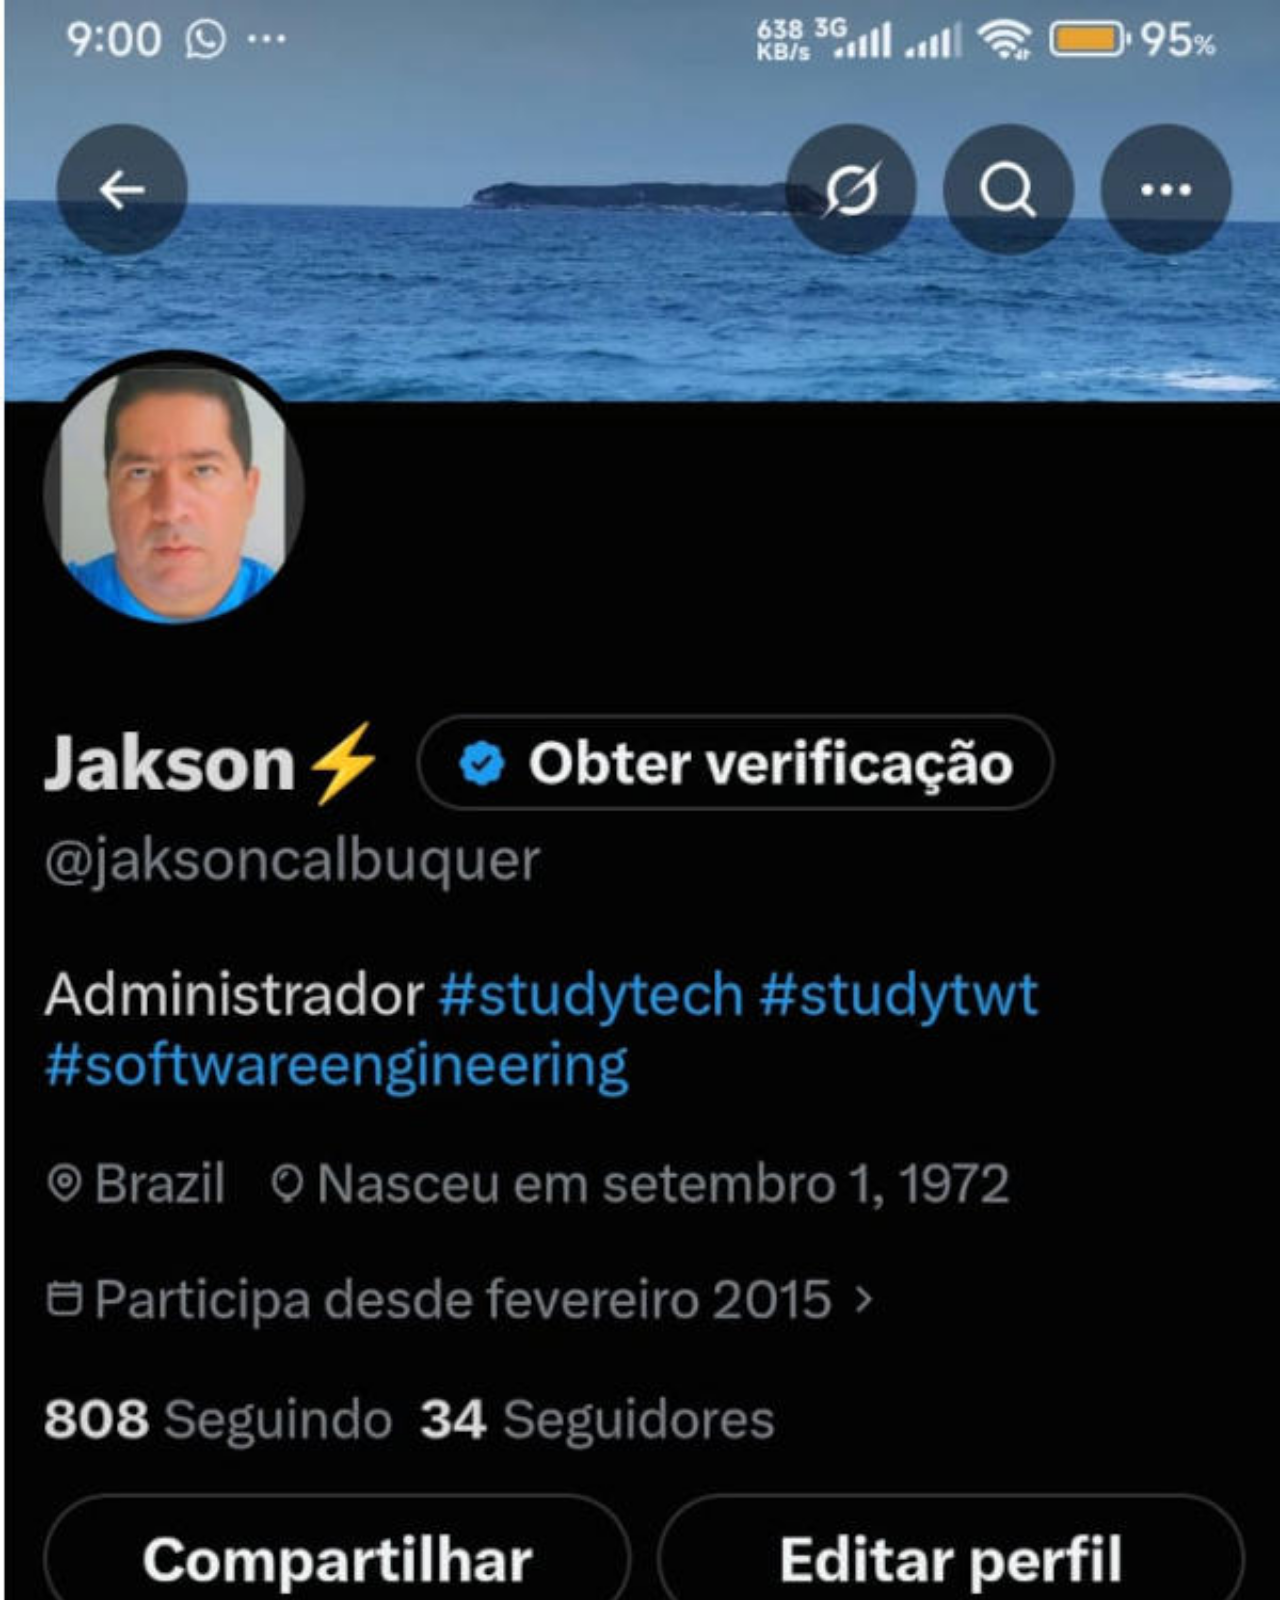
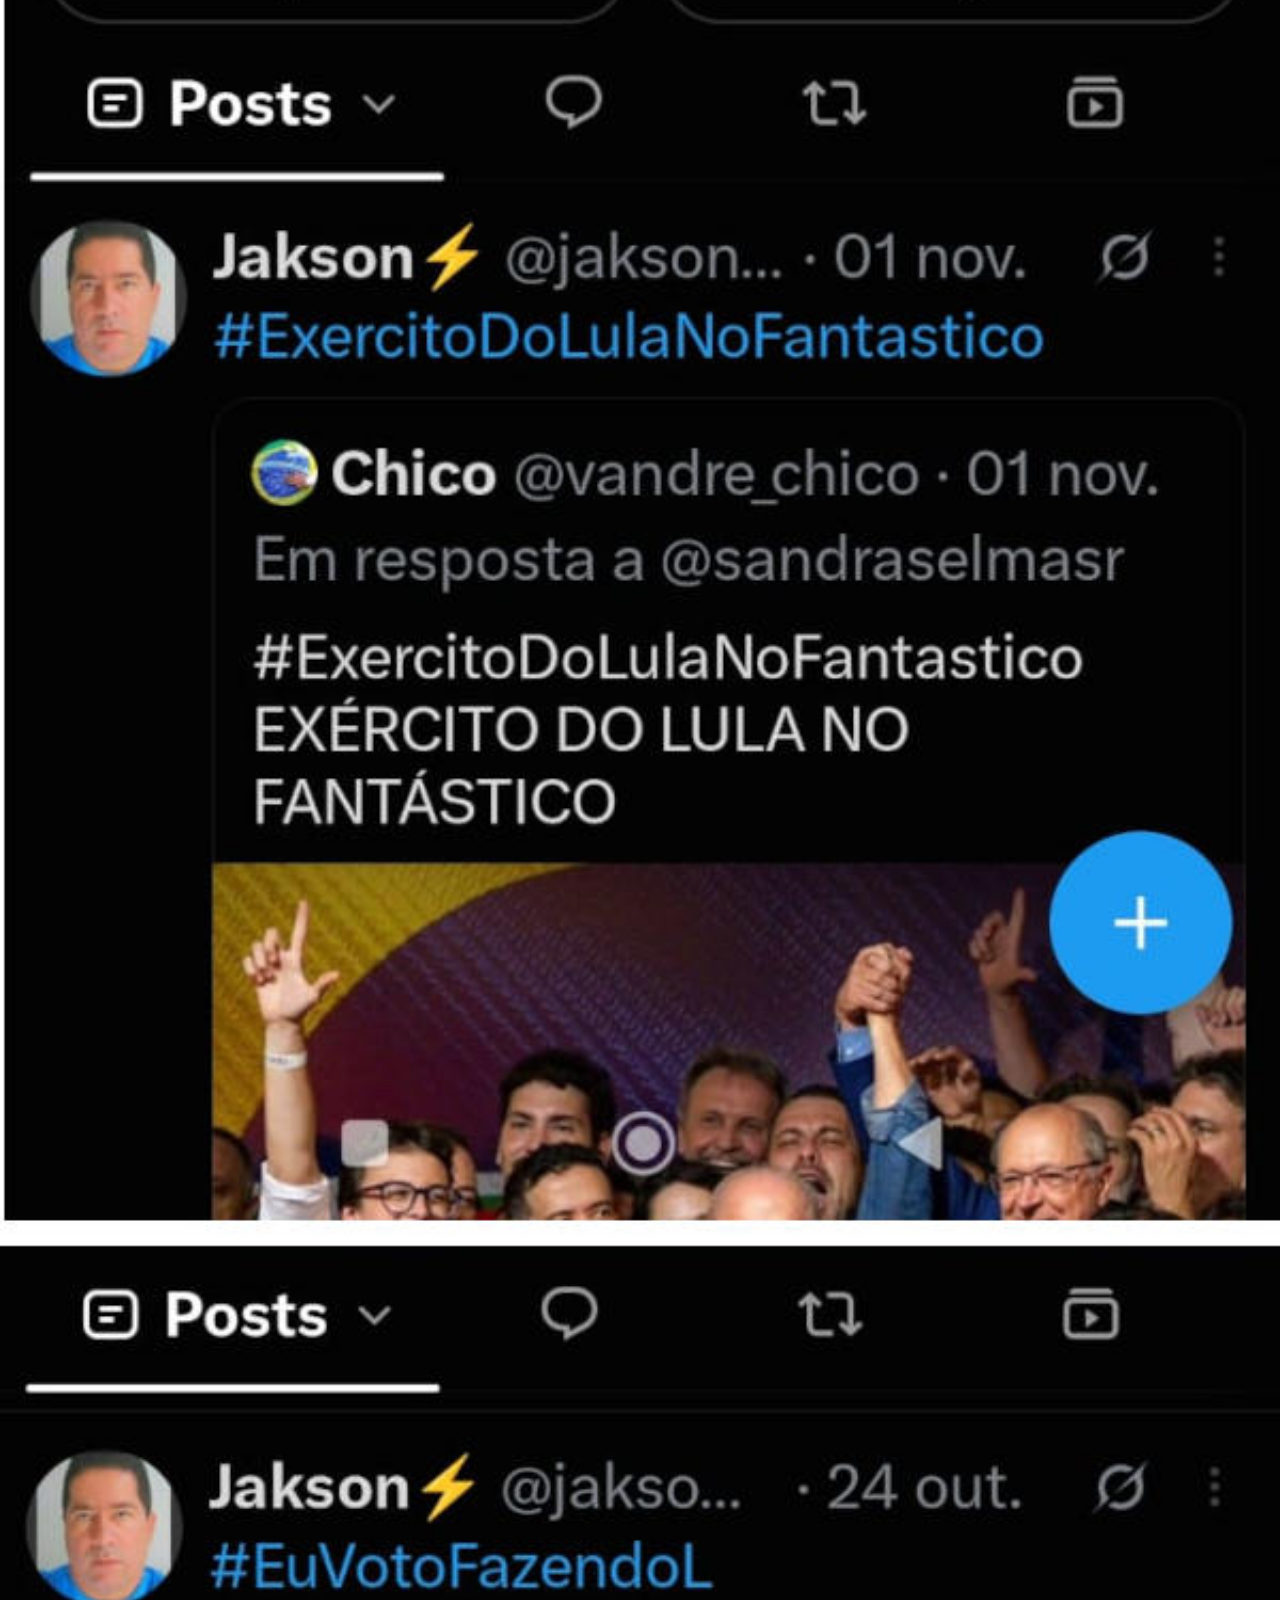
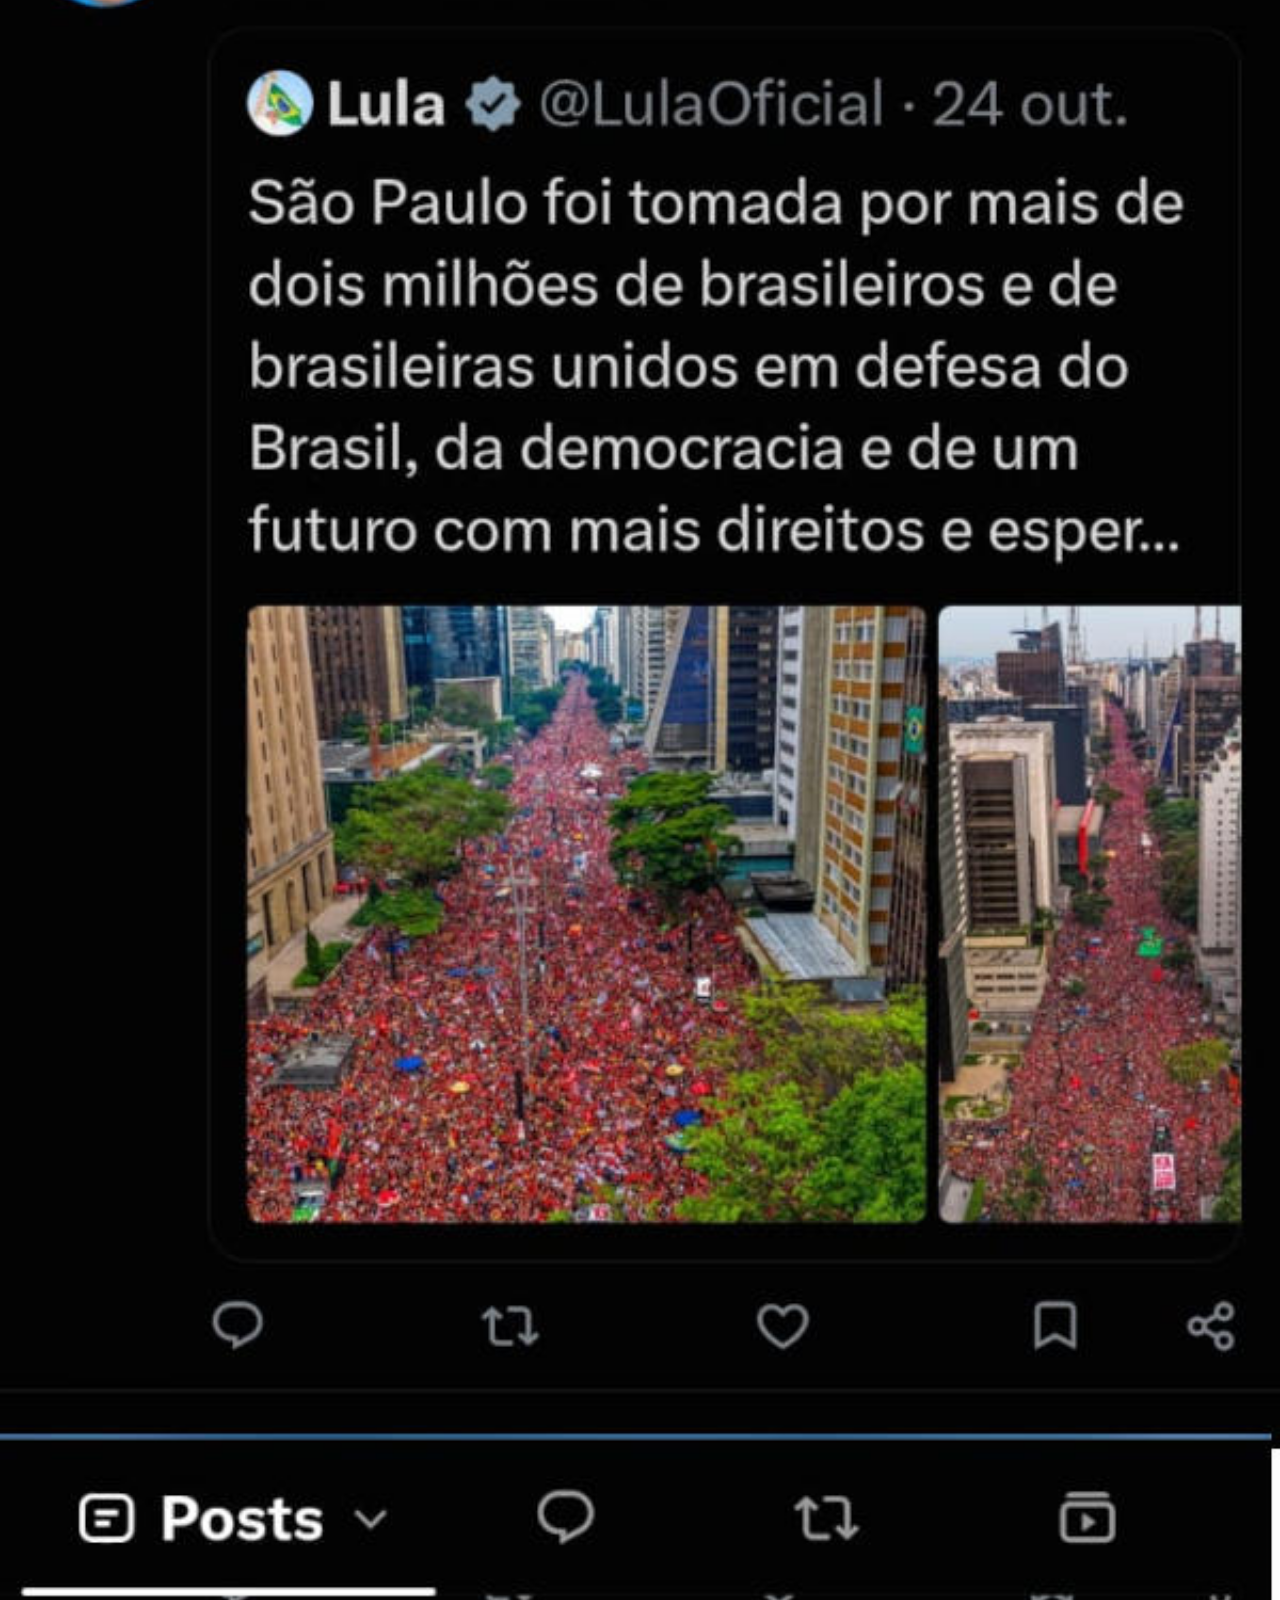
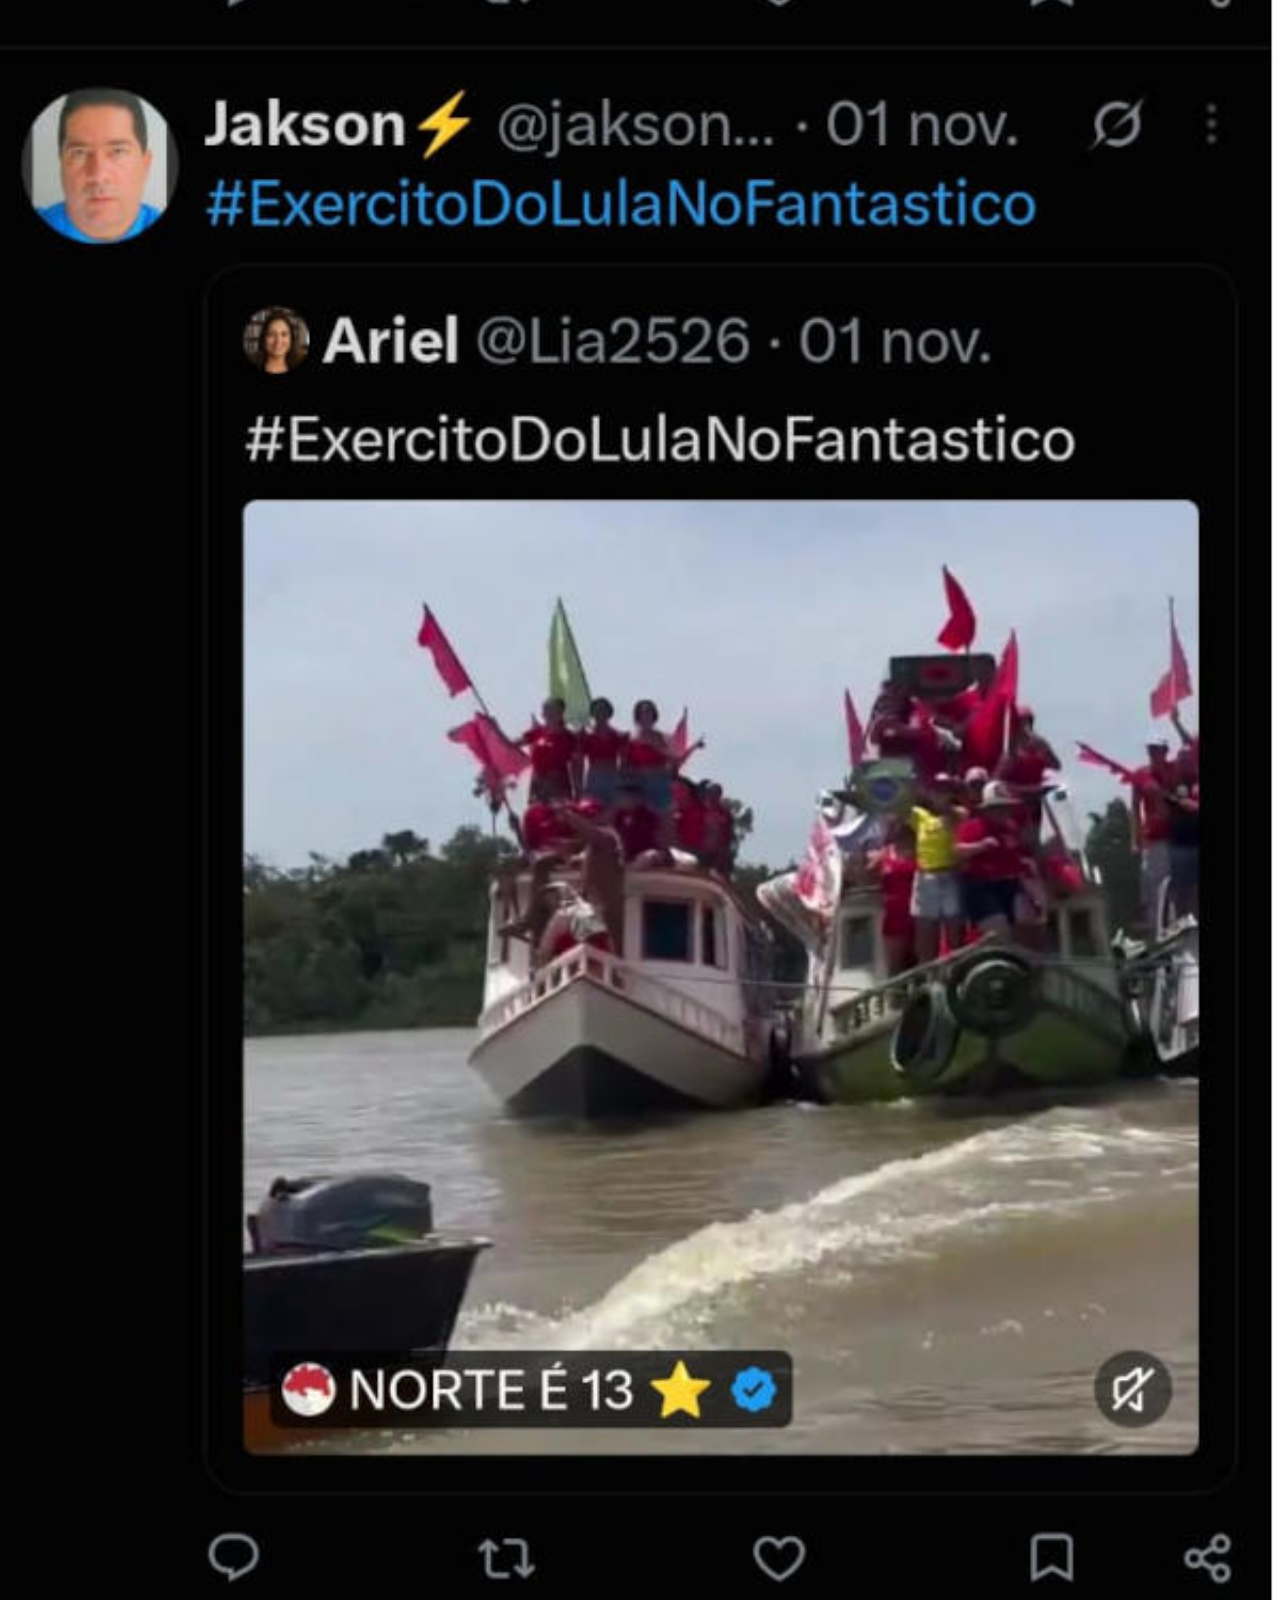
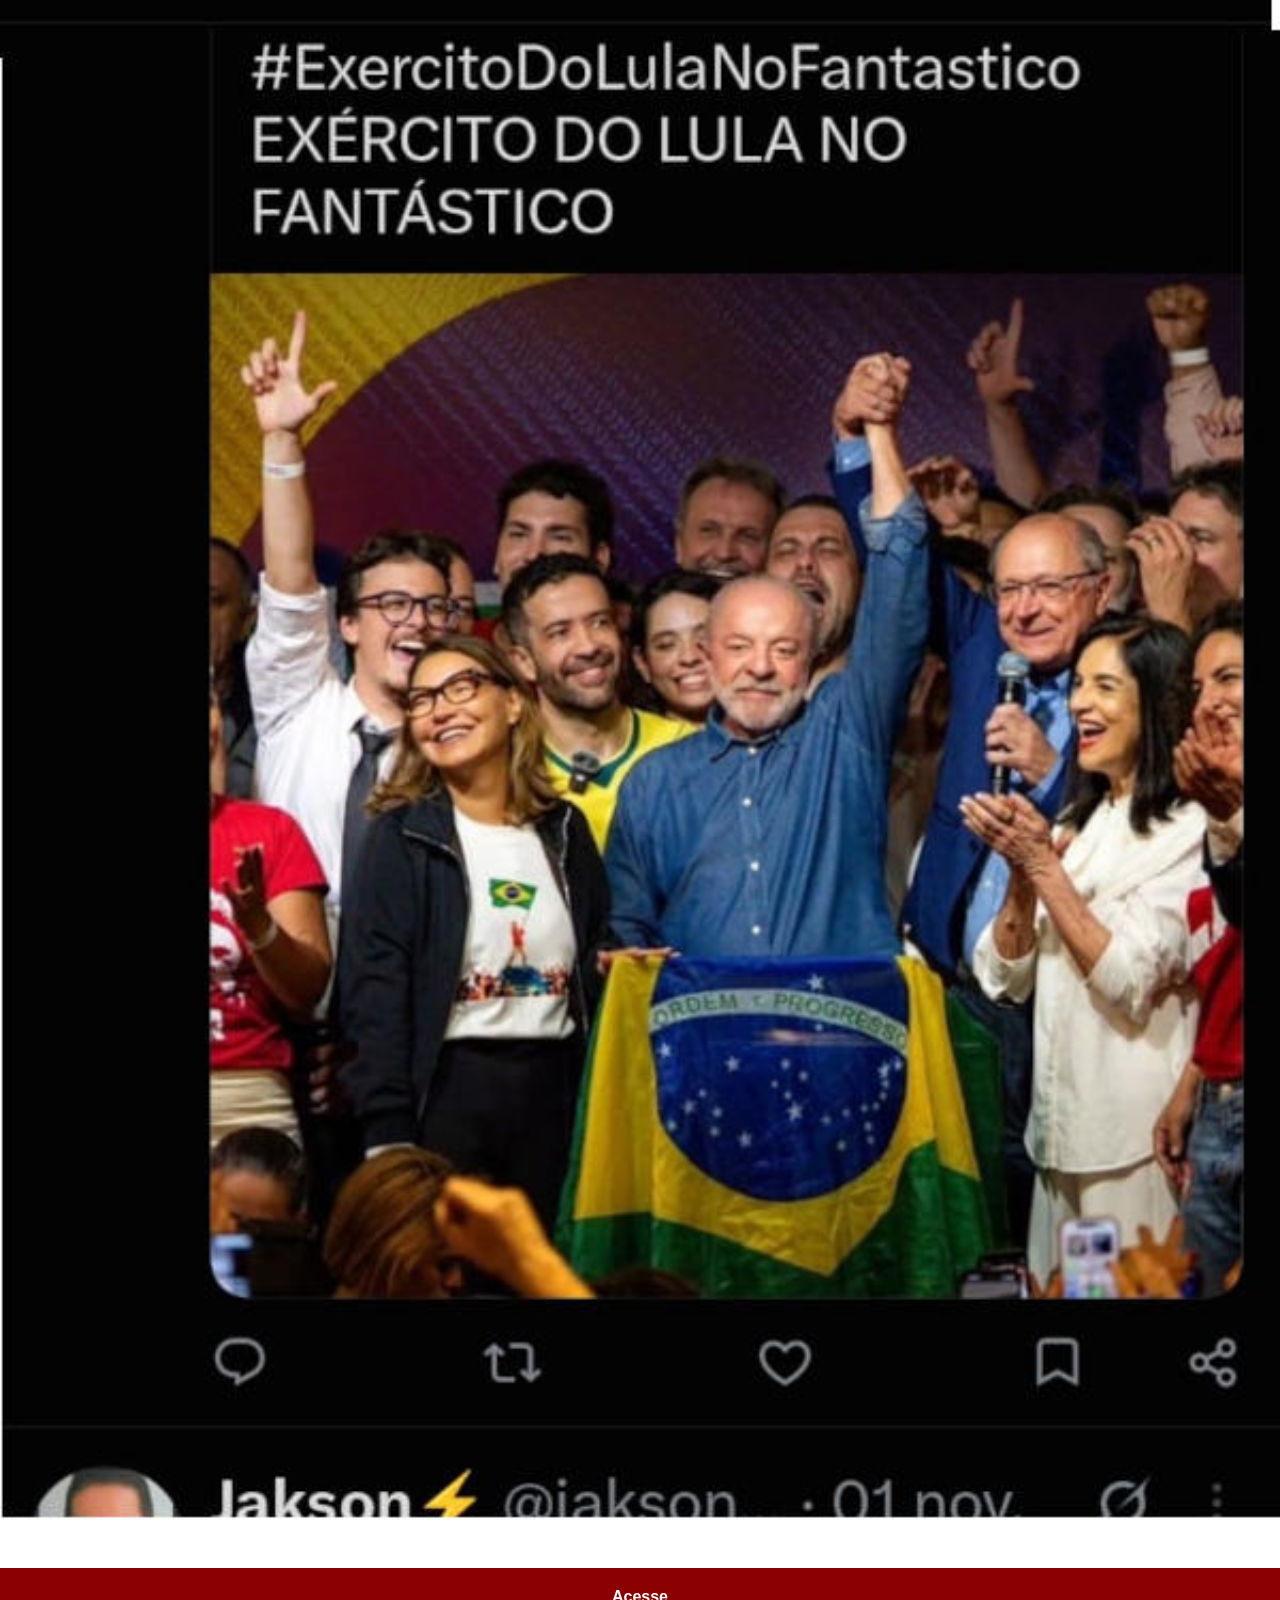
<file: x.html>
<!doctype html>
<html lang="pt-br">
  <head>
    <meta charset="UTF-8" />
    <meta name="viewport" content="width=device-width, initial-scale=1.0" />
    <title>X</title>
    <link rel="stylesheet" href="estilos/social.css" />
  </head>
  <body>
    <img src="imagens/tela-x.jpg" alt="x" />
    <a href="https://x.com/guanabara" target="_blank">Acesse</a>
  </body>
</html>
</file>
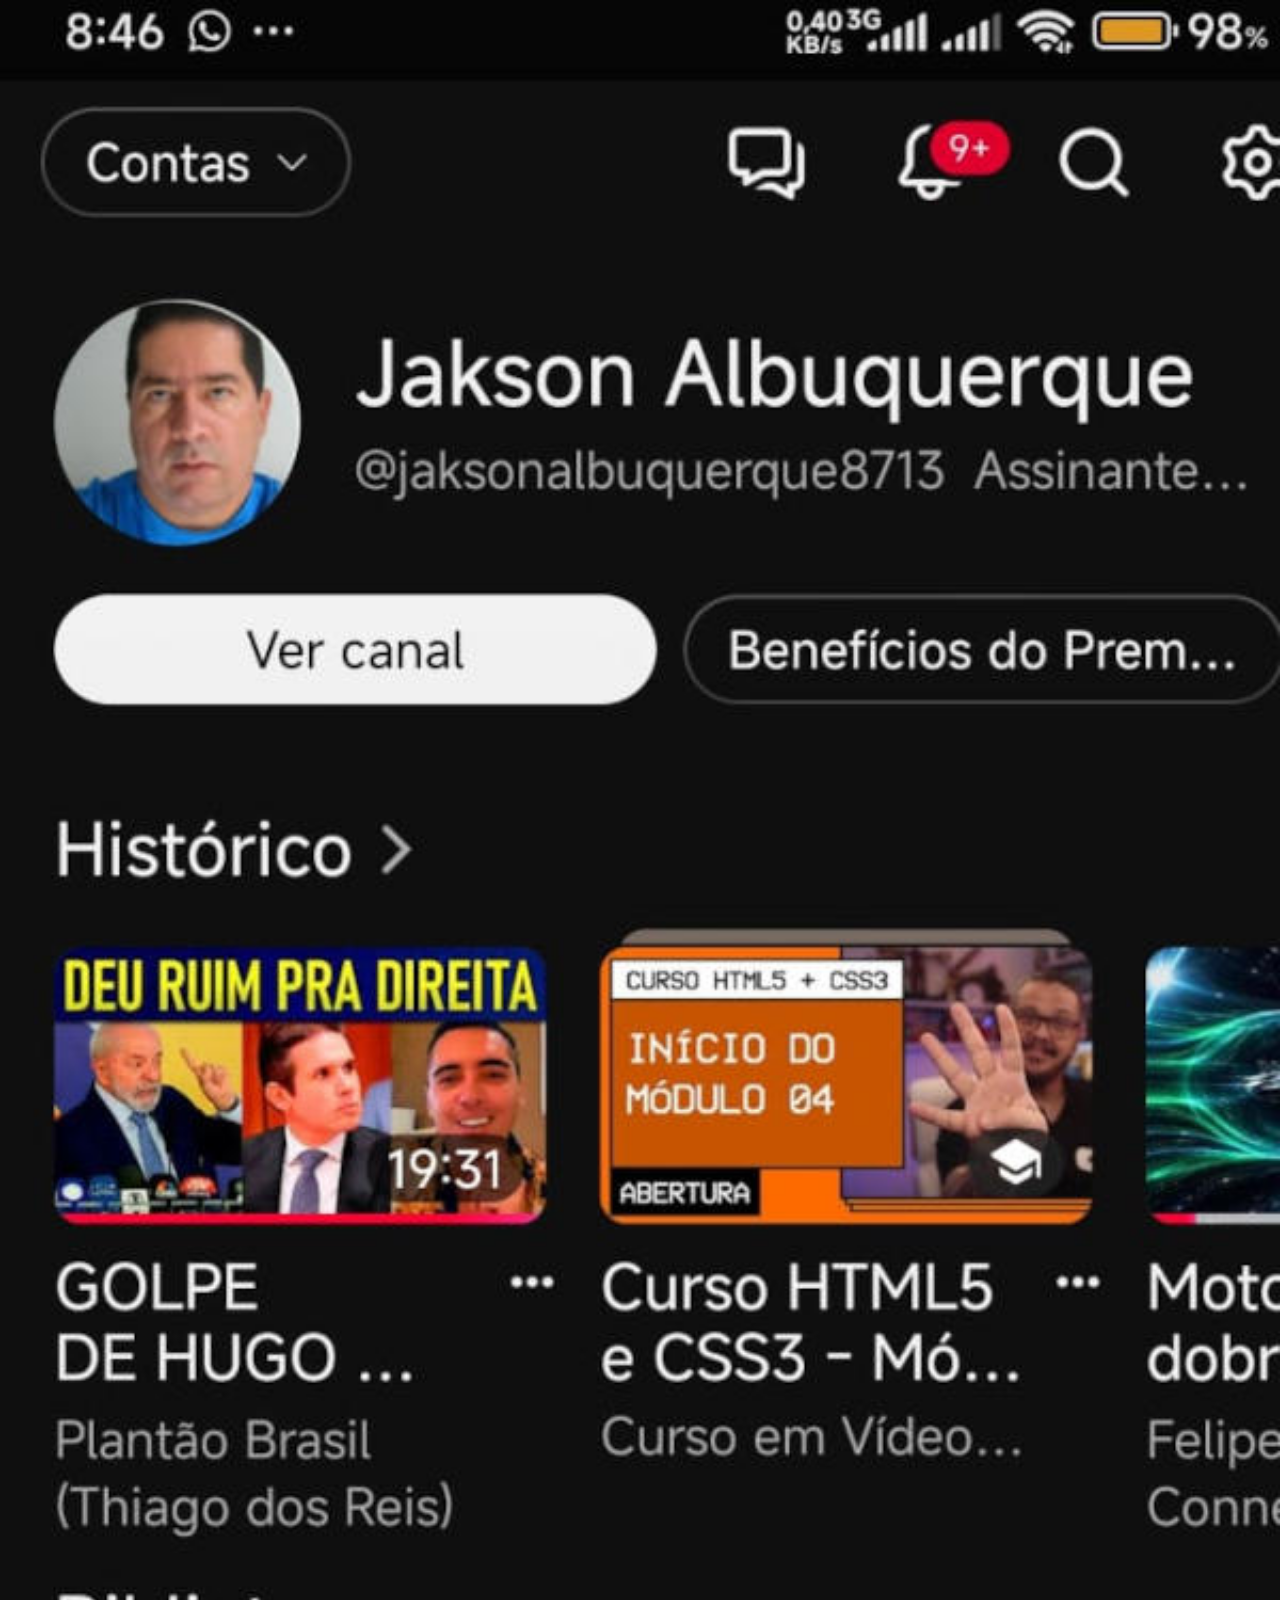
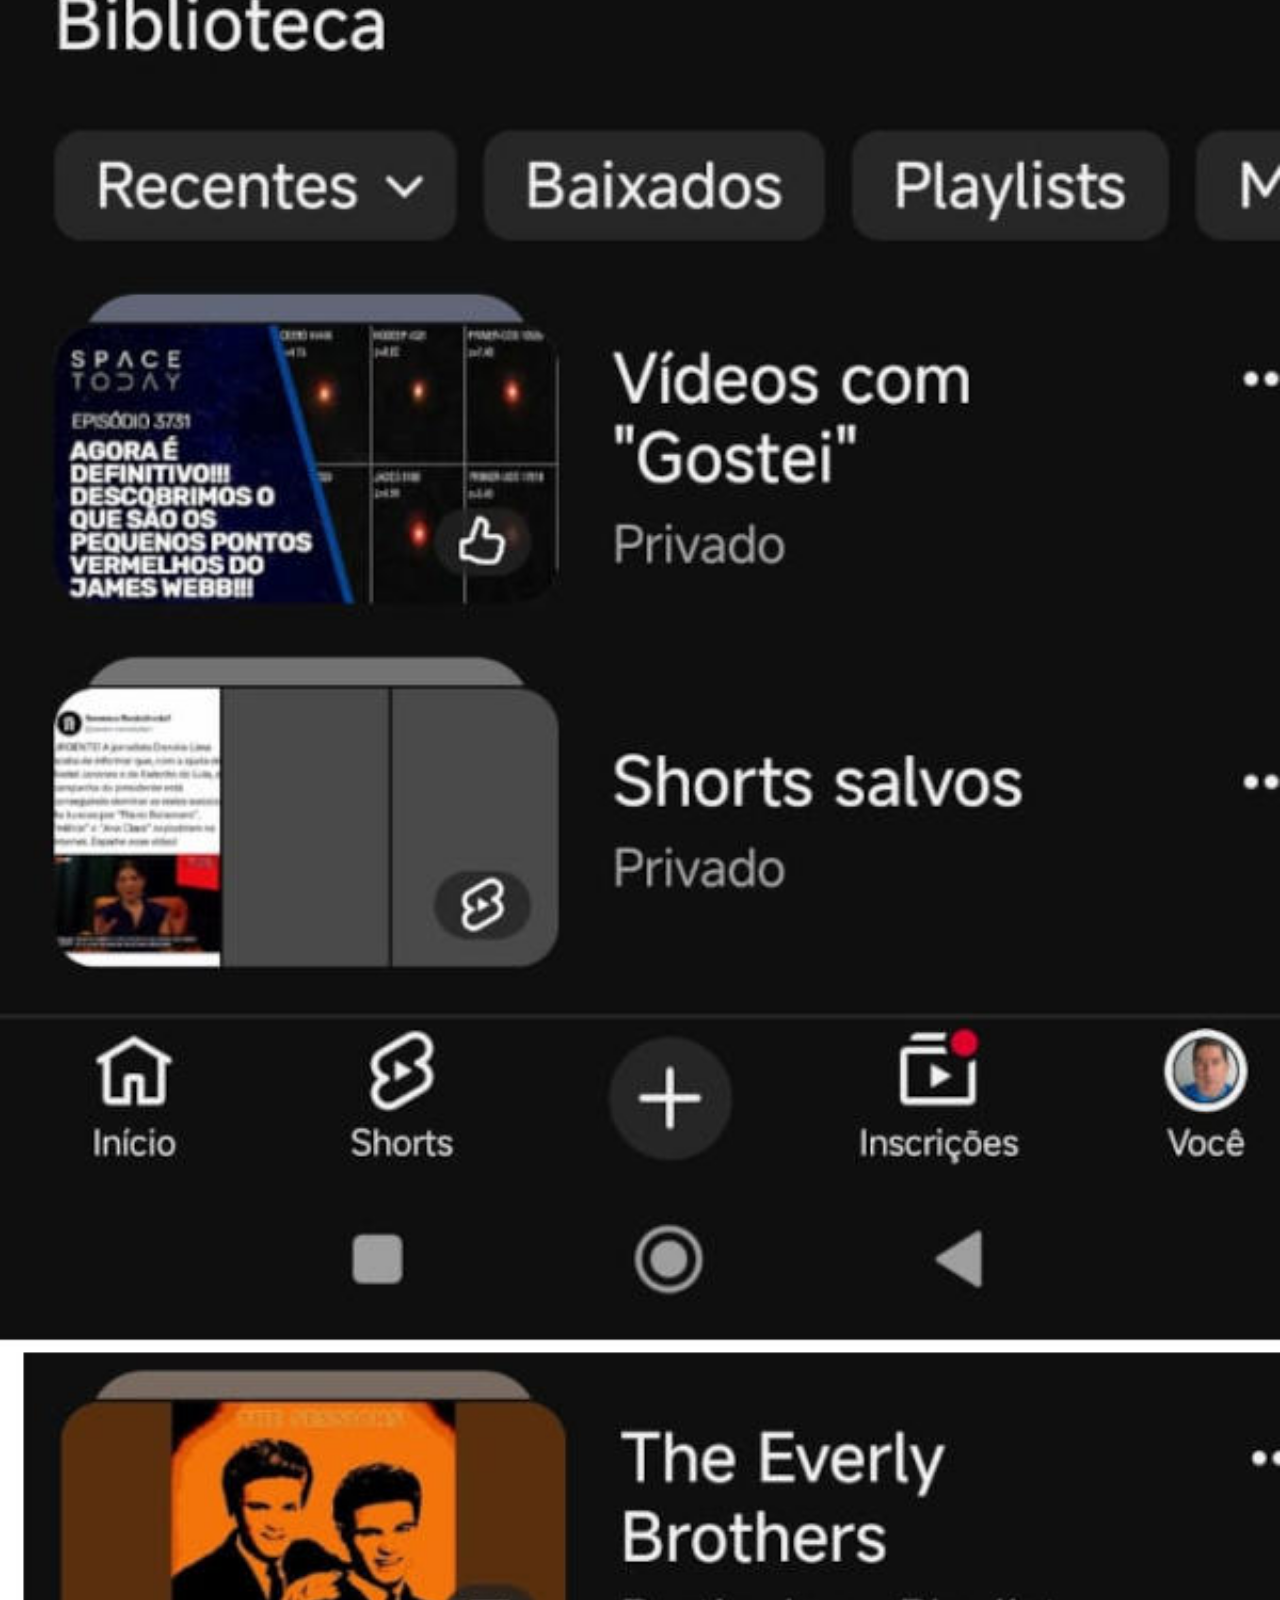
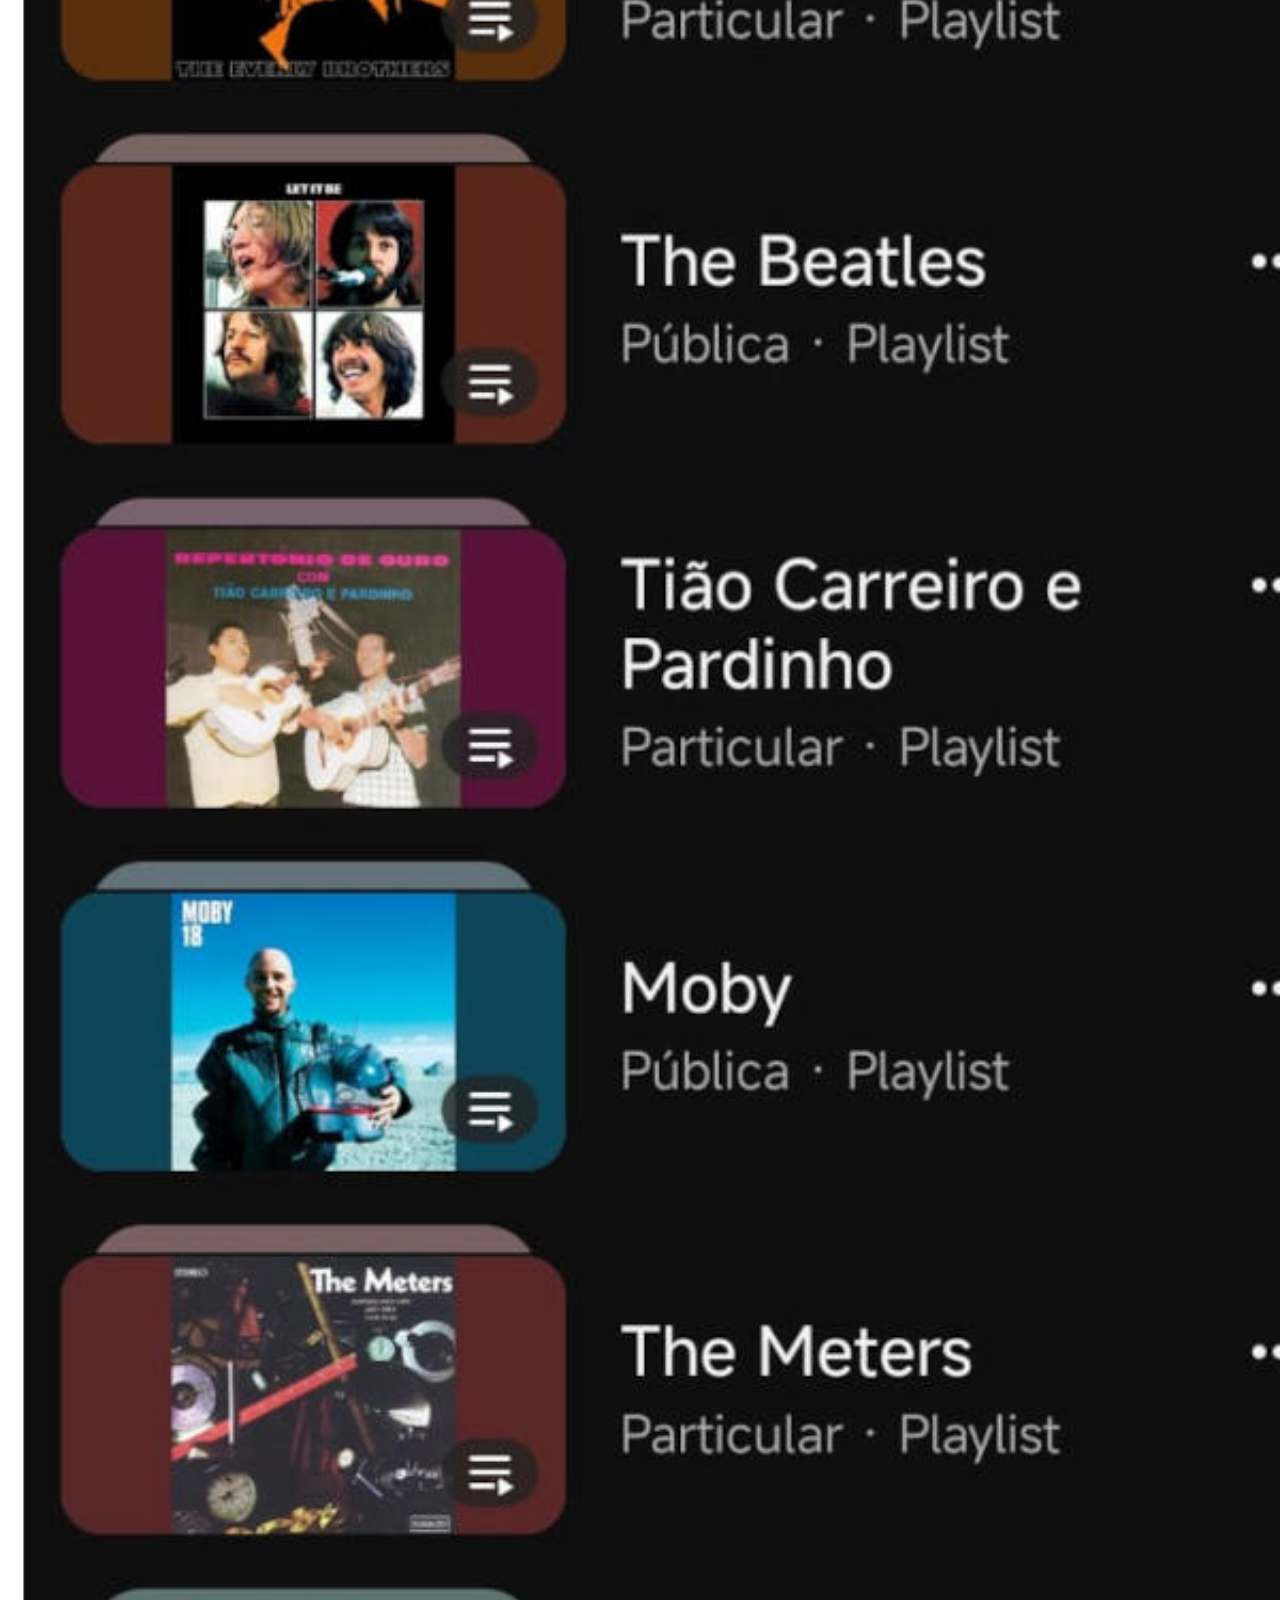
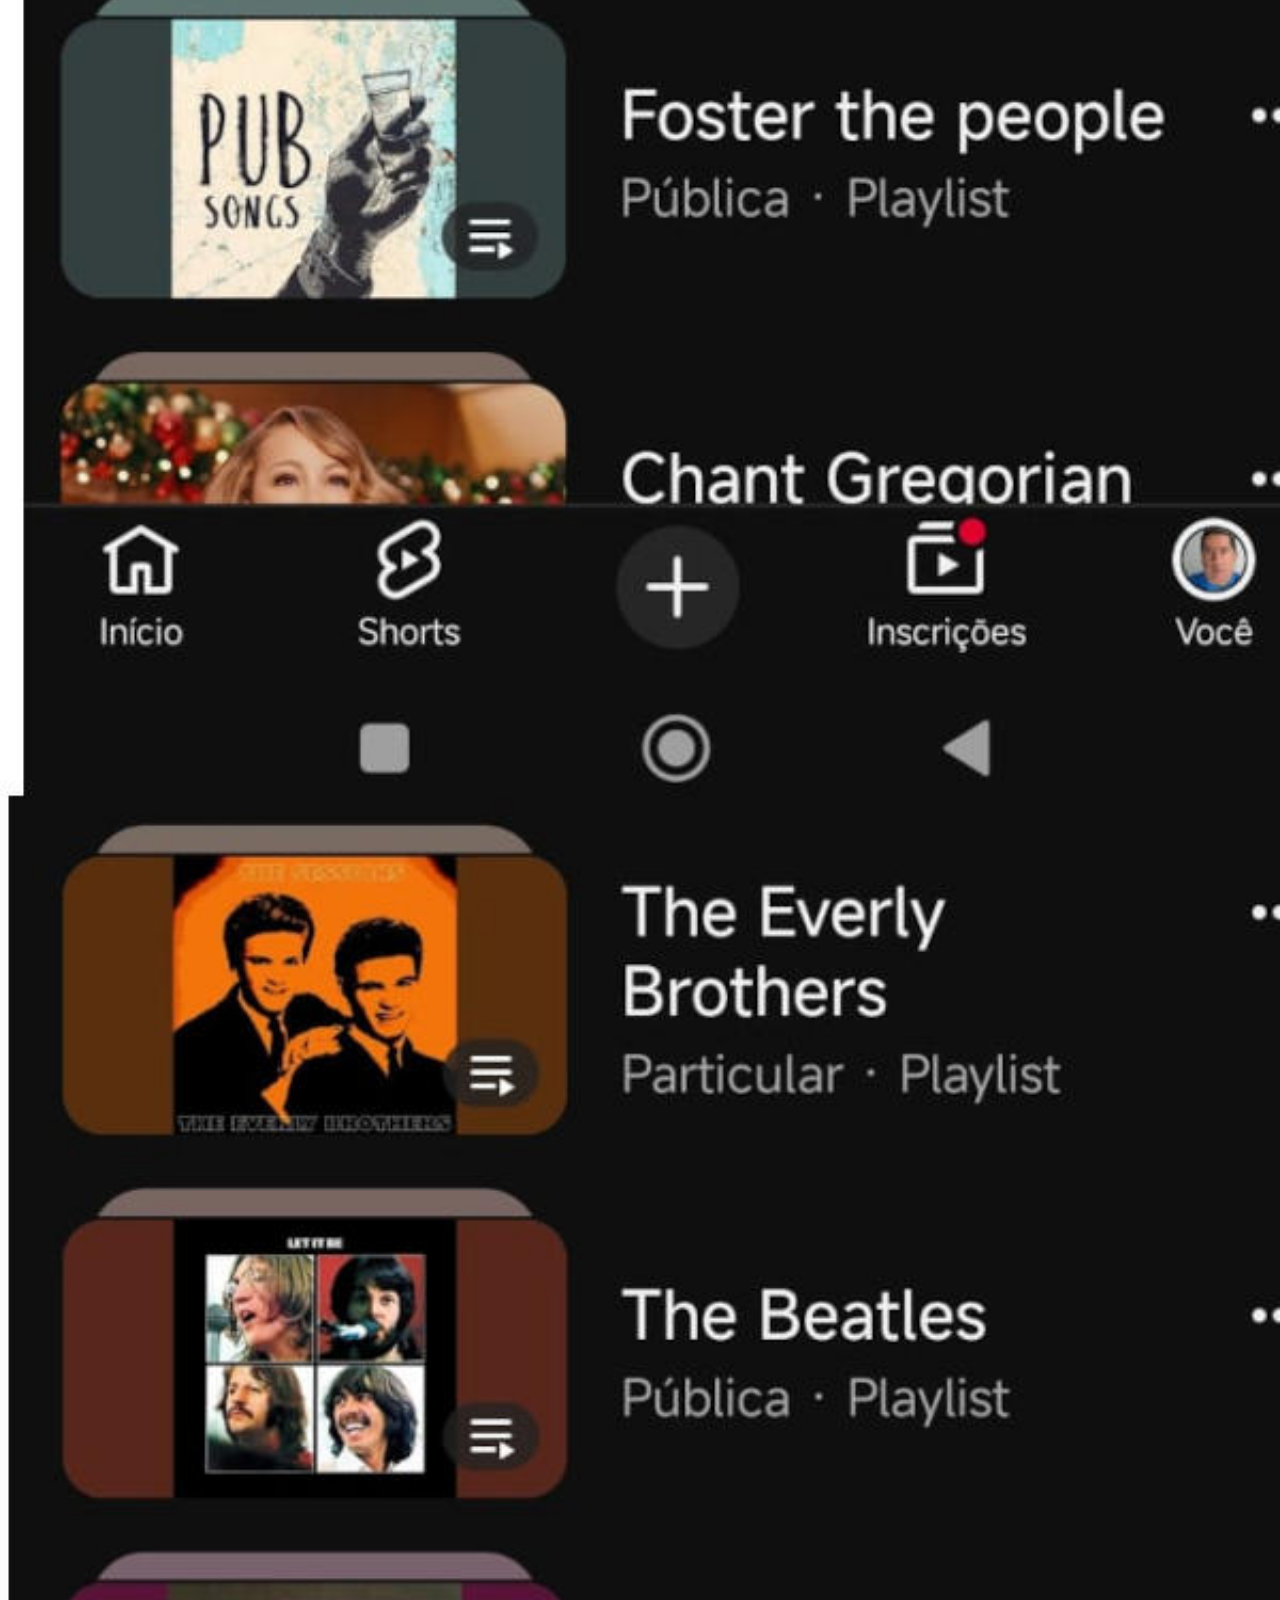
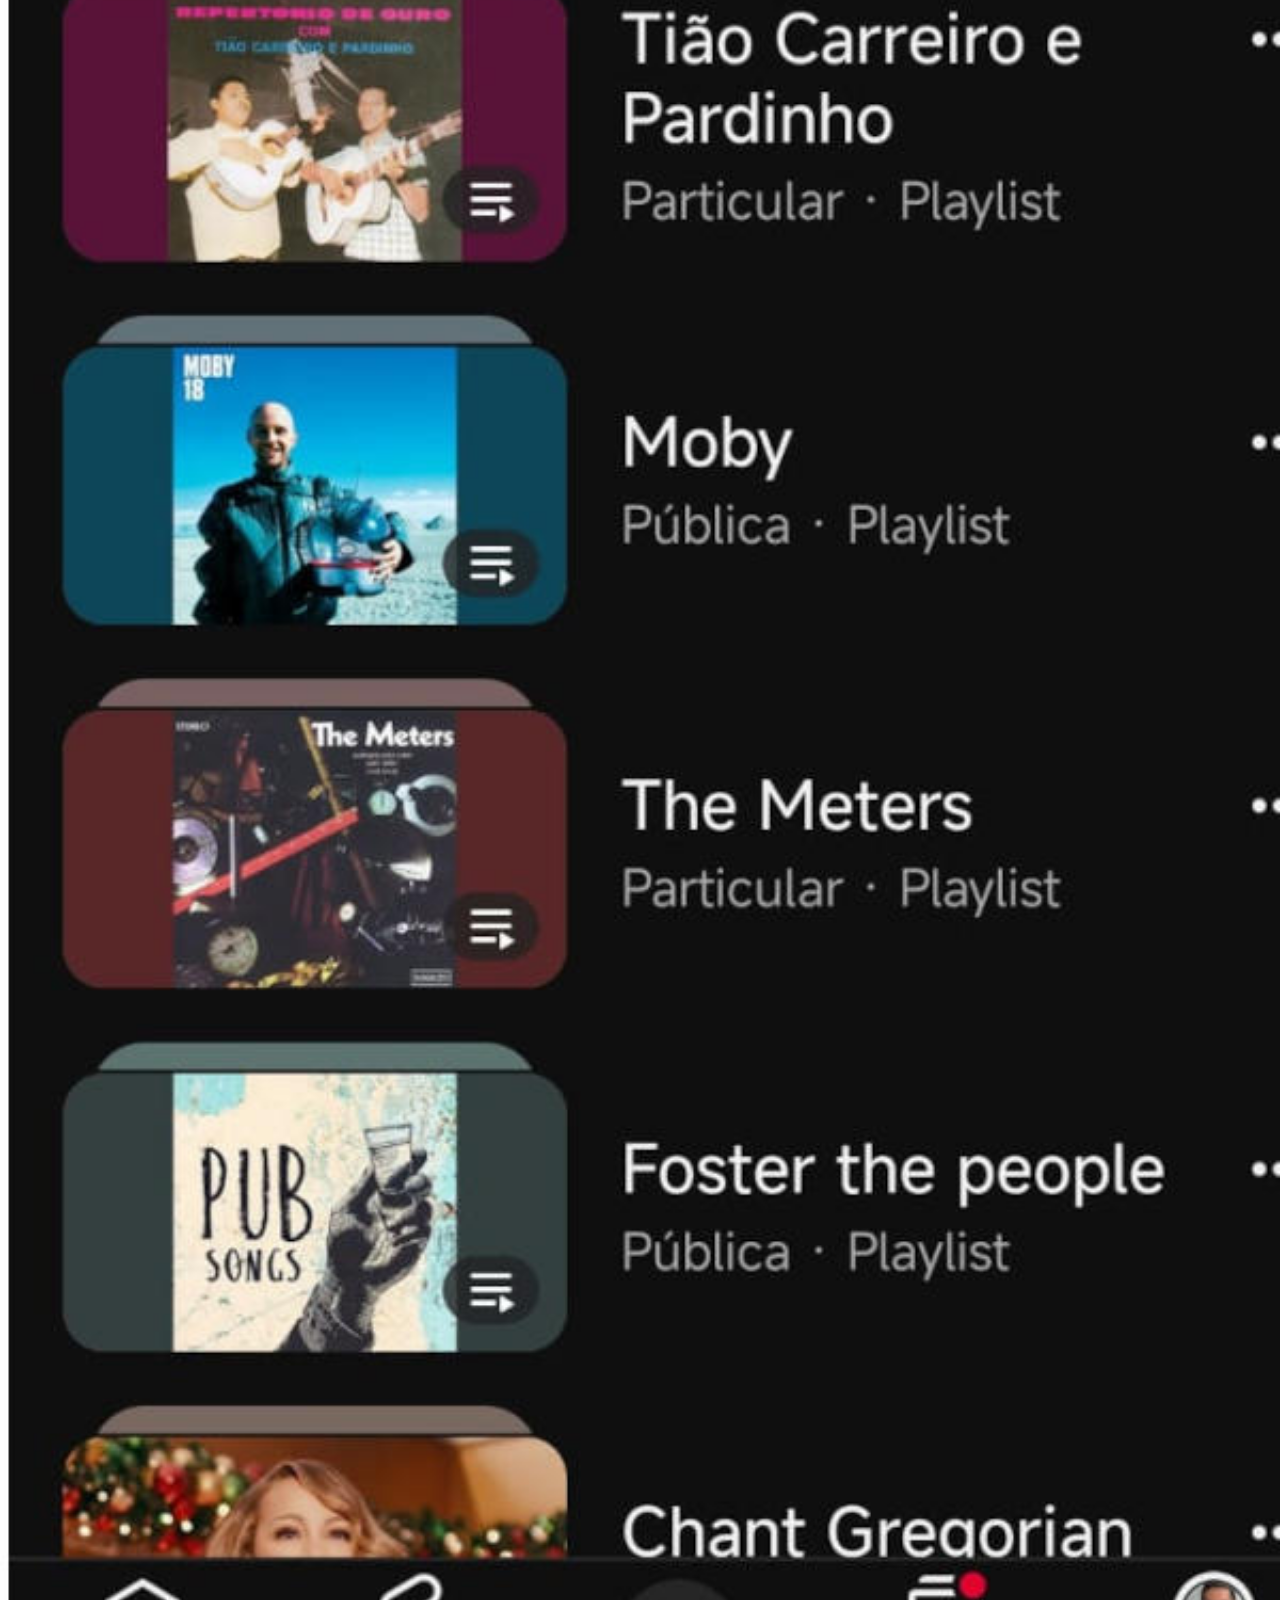
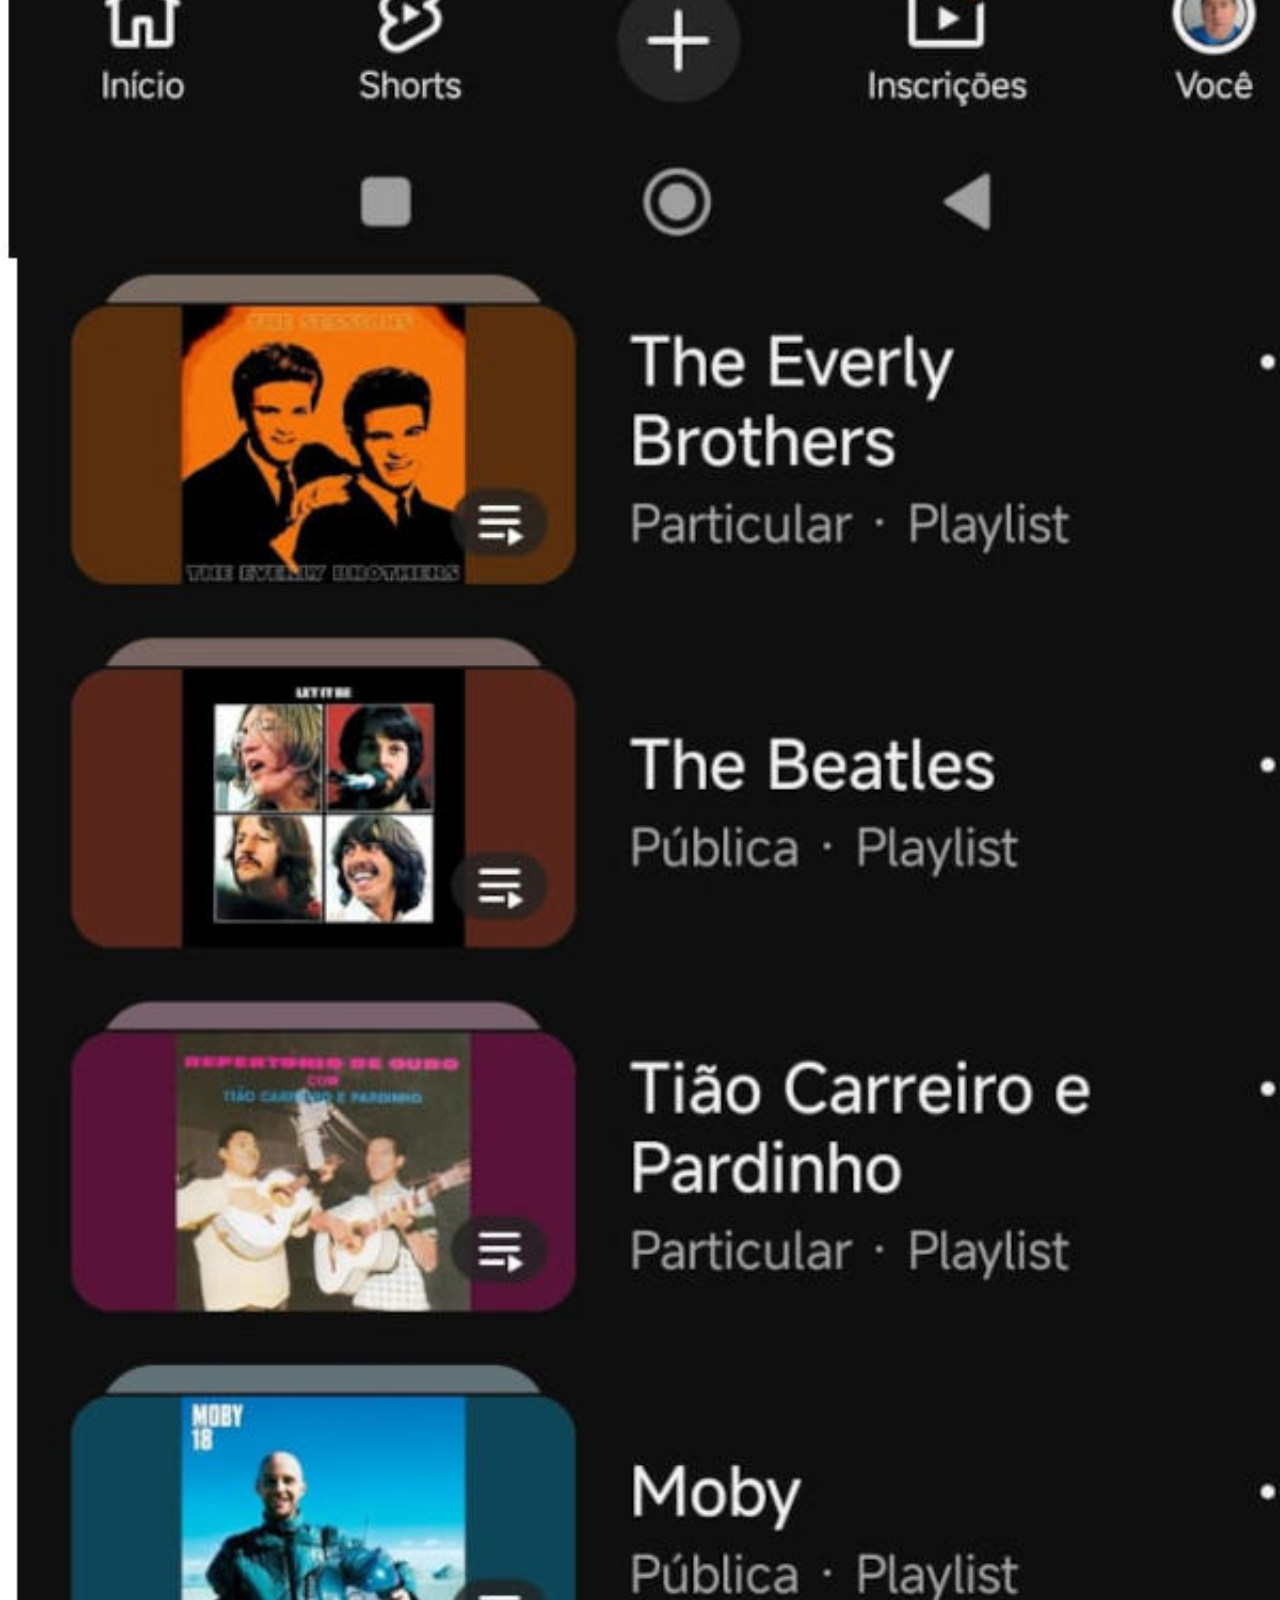
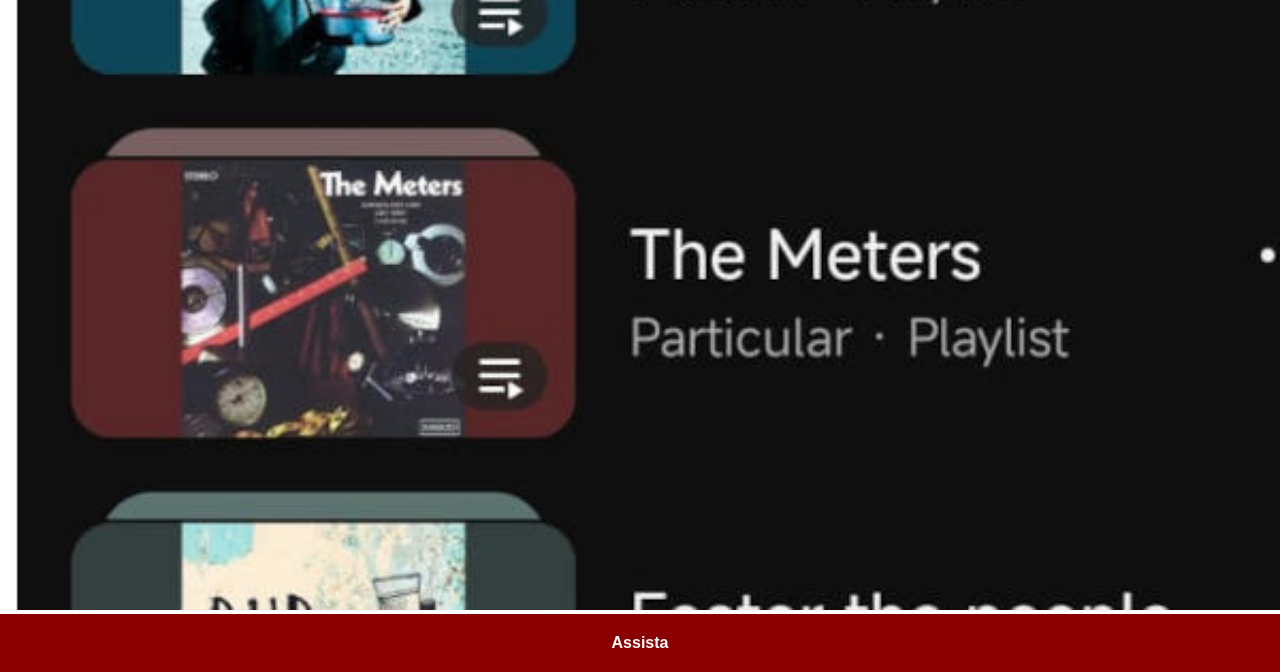
<file: youtube.html>
<!doctype html>
<html lang="pt-br">
  <head>
    <meta charset="UTF-8" />
    <meta name="viewport" content="width=device-width, initial-scale=1.0" />
    <title>Youtube</title>
    <link rel="stylesheet" href="estilos/social.css" />
  </head>
  <body>
    <img src="imagens/tela-youtube.jpg" alt="youTube" />
    <a href="https://www.youtube.com/@jaksonalbuquerque8713" target="_blank"
      >Assista</a
    >
  </body>
</html>
</file>
<file: estilos/style.css>
@charset "UTF-8";

* {
  margin: 0;
  padding: 0;
  font-family: Arial, Helvetica, sans-serif;
}

html,
body {
  height: 100vh;
  width: 100vw;
  background-color: black;
}

body {
  background: url("../imagens/fundo-madeira.jpg") no-repeat top center;
  background-size: cover;
  background-attachment: fixed;
}

main {
  position: relative;
  height: 100vh;
}

section#telefone {
  position: absolute;
  top: 50%;
  left: 50%;
  transform: translate(-50%, -50%);

  height: 627px;
  width: 311px;
  background: url("../imagens/frame-iphone.png") no-repeat;
}

iframe#tela {
  position: relative;
  top: 80px;
  left: 22px;
  width: 267px;
  height: 471px;
}

section#redes-sociais {
  text-align: right;
}

section#redes-sociais img {
  width: 50px;
  margin: 10px;
  border-radius: 50%;
  box-shadow: 3px 2px 5px rgba(0, 0, 0, 0.4);
  box-sizing: border-box;
}

section#redes-sociais img:hover {
  border: 2px solid rgba(255, 255, 255, 0.619);
  transform: translate(-3px, -3px);
  box-shadow: 5px 5px 10px rgba(0, 0, 0, 0.6);
  transition:
    transform 0.4s,
    border 1s;
}
</file>
<file: estilos/social.css>
@charset "UTF-8";
* {
  margin: 0;
  padding: 0;
  font-family: Arial, Helvetica, sans-serif;
}

::-webkit-scrollbar {
  width: 0px;
  height: 0px;
}

img {
  width: 100vw;
}

a {
  display: block;
  color: white;
  background-color: darkred;
  padding: 20px;
  text-align: center;
  font-weight: bolder;
  text-decoration: none;
}

a:hover {
  background-color: red;
}
</file>
